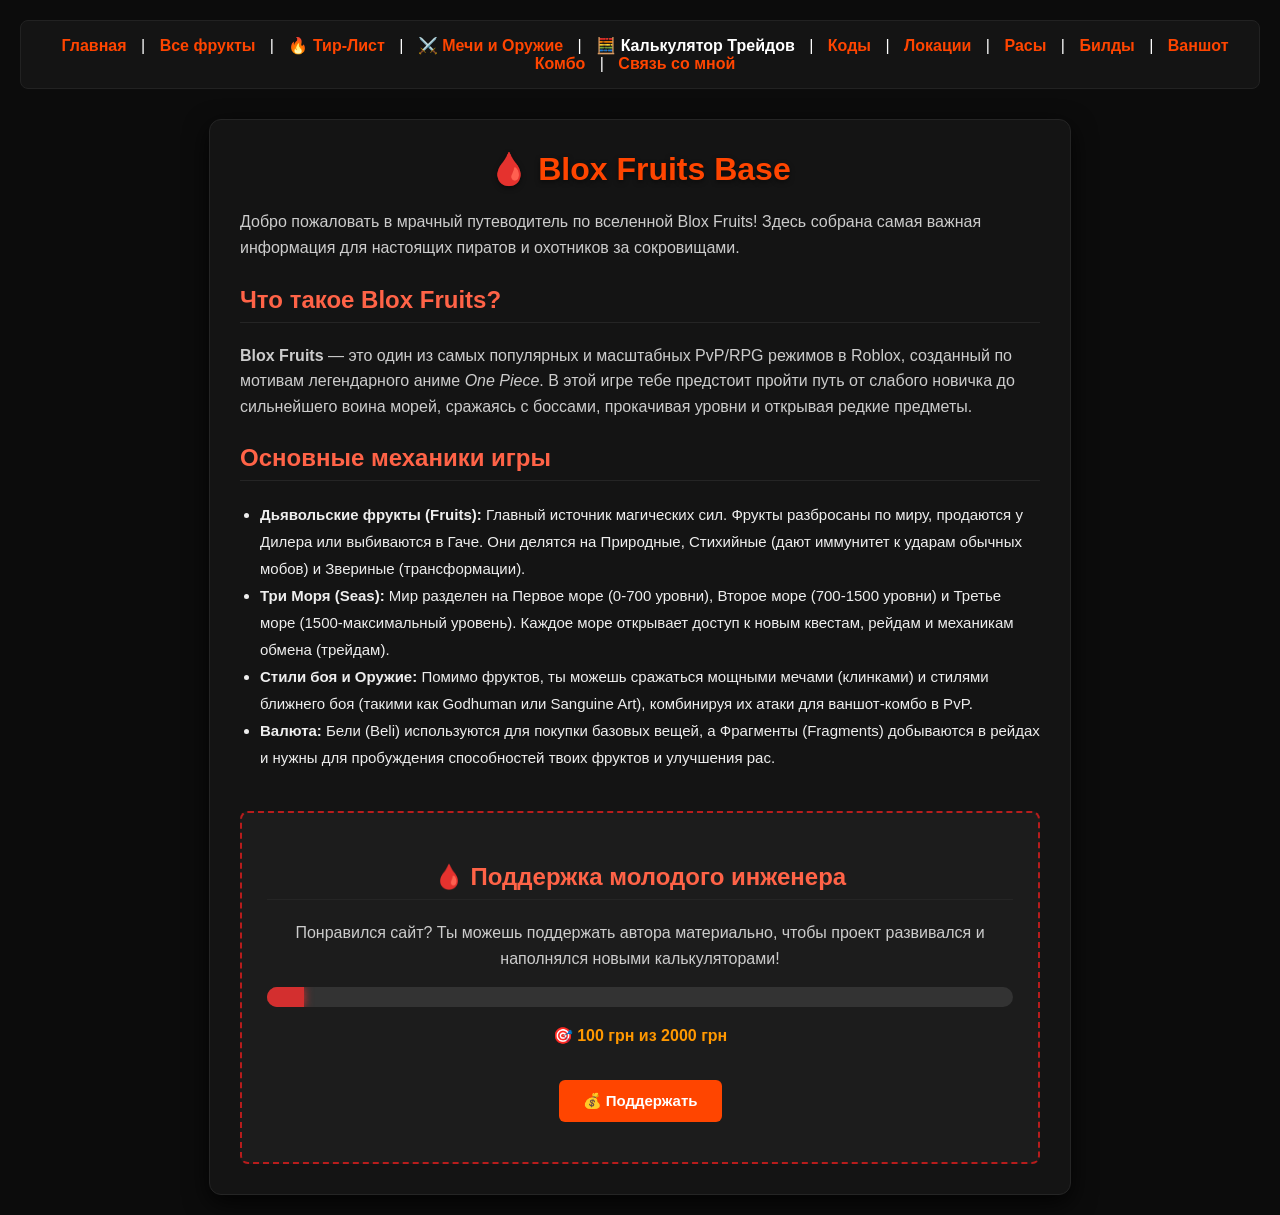
<file: index.html>
<!DOCTYPE html>
<html lang="ru">
<head>
    <meta charset="UTF-8">
    <meta name="viewport" content="width=device-width, initial-scale=1.0">
    <title>Главная — База Знаний Blox Fruits</title>
    
    <!-- Твоя фавиконка -->
    <link rel="icon" type="image/png" href="favicon.png">
    
    <style>
        body { background: #0c0c0c; color: #fff; font-family: 'Segoe UI', sans-serif; margin: 0; padding: 20px; text-align: center; }
        nav { background: #141414; padding: 15px; border-radius: 8px; border: 1px solid #222; margin-bottom: 30px; }
        nav a { color: #ff4500; text-decoration: none; font-weight: bold; margin: 0 10px; transition: 0.3s; }
        nav a:hover { color: #fff; text-shadow: 0 0 10px #ff4500; }
        .main-container { max-width: 800px; margin: 0 auto; text-align: left; background: #141414; padding: 30px; border-radius: 12px; border: 1px solid #252525; box-shadow: 0 8px 25px rgba(0,0,0,0.8); }
        h1 { color: #ff4500; text-shadow: 0 2px 5px rgba(0,0,0,0.5); text-align: center; margin-top: 0; }
        h2 { color: #ff6347; border-bottom: 1px solid #252525; padding-bottom: 8px; margin-top: 25px; }
        p { font-size: 16px; line-height: 1.6; color: #ccc; }
        ul { color: #eee; font-size: 15px; line-height: 1.8; padding-left: 20px; }
        .btn-action { display: inline-block; background: #ff4500; color: #fff; text-decoration: none; font-weight: bold; padding: 12px 24px; border-radius: 6px; margin: 15px 0; transition: 0.2s; cursor: pointer; border: none; font-size: 15px; }
        .btn-action:hover { background: #fff; color: #000; box-shadow: 0 0 15px #ff4500; }
        .support-box { background: #1c1c1c; border: 2px dashed #b71c1c; padding: 25px; border-radius: 8px; margin-top: 40px; text-align: center; }
        .progress-bar { background: #333; border-radius: 10px; height: 20px; width: 100%; margin: 15px 0; overflow: hidden; }
        .progress-fill { background: #d32f2f; height: 100%; width: 5%; box-shadow: 0 0 10px #d32f2f; }
        .goal-text { font-weight: bold; color: #ff9800; font-size: 16px; }
    </style>
</head>
<body>

   <nav>
        <a href="index.html">Главная</a> | 
        <a href="fruits.html">Все фрукты</a> | 
        <a href="tierlist.html">🔥 Тир-Лист</a> | 
        <a href="swords.html">⚔️ Мечи и Оружие</a> | 
        <a href="trade.html" style="color:#fff;">🧮 Калькулятор Трейдов</a> | 
        <a href="codes.html">Коды</a> | 
        <a href="locations.html">Локации</a> | 
        <a href="races.html">Расы</a> | 
        <a href="builds.html">Билды</a> | 
        <a href="combos.html">Ваншот Комбо</a> | 
        <a href="contact.html">Связь со мной</a>
    </nav>

    <div class="main-container">
        <h1>🩸 Blox Fruits Base</h1>
        <p>Добро пожаловать в мрачный путеводитель по вселенной Blox Fruits! Здесь собрана самая важная информация для настоящих пиратов и охотников за сокровищами.</p>
        
        <h2>Что такое Blox Fruits?</h2>
        <p><strong>Blox Fruits</strong> — это один из самых популярных и масштабных PvP/RPG режимов в Roblox, созданный по мотивам легендарного аниме <em>One Piece</em>. В этой игре тебе предстоит пройти путь от слабого новичка до сильнейшего воина морей, сражаясь с боссами, прокачивая уровни и открывая редкие предметы.</p>
        
        <h2>Основные механики игры</h2>
        <ul>
            <li><strong>Дьявольские фрукты (Fruits):</strong> Главный источник магических сил. Фрукты разбросаны по миру, продаются у Дилера или выбиваются в Гаче. Они делятся на Природные, Стихийные (дают иммунитет к ударам обычных мобов) и Звериные (трансформации).</li>
            <li><strong>Три Моря (Seas):</strong> Мир разделен на Первое море (0-700 уровни), Второе море (700-1500 уровни) и Третье море (1500-максимальный уровень). Каждое море открывает доступ к новым квестам, рейдам и механикам обмена (трейдам).</li>
            <li><strong>Стили боя и Оружие:</strong> Помимо фруктов, ты можешь сражаться мощными мечами (клинками) и стилями ближнего боя (такими как Godhuman или Sanguine Art), комбинируя их атаки для ваншот-комбо в PvP.</li>
            <li><strong>Валюта:</strong> Бели (Beli) используются для покупки базовых вещей, а Фрагменты (Fragments) добываются в рейдах и нужны для пробуждения способностей твоих фруктов и улучшения рас.</li>
        </ul>

        <div class="support-box">
            <h2>🩸 Поддержка молодого инженера</h2>
            <p>Понравился сайт? Ты можешь поддержать автора материально, чтобы проект развивался и наполнялся новыми калькуляторами!</p>
            <div class="progress-bar"><div class="progress-fill"></div></div>
            <p class="goal-text">🎯 100 грн из 2000 грн</p>
            
            <!-- Твоя рабочая ссылка Donatello -->
            <a href="https://donatello.to/kr1perw" target="_blank" class="btn-action">💰 Поддержать</a>
        </div>
    </div>

</body>
</html>
</file>
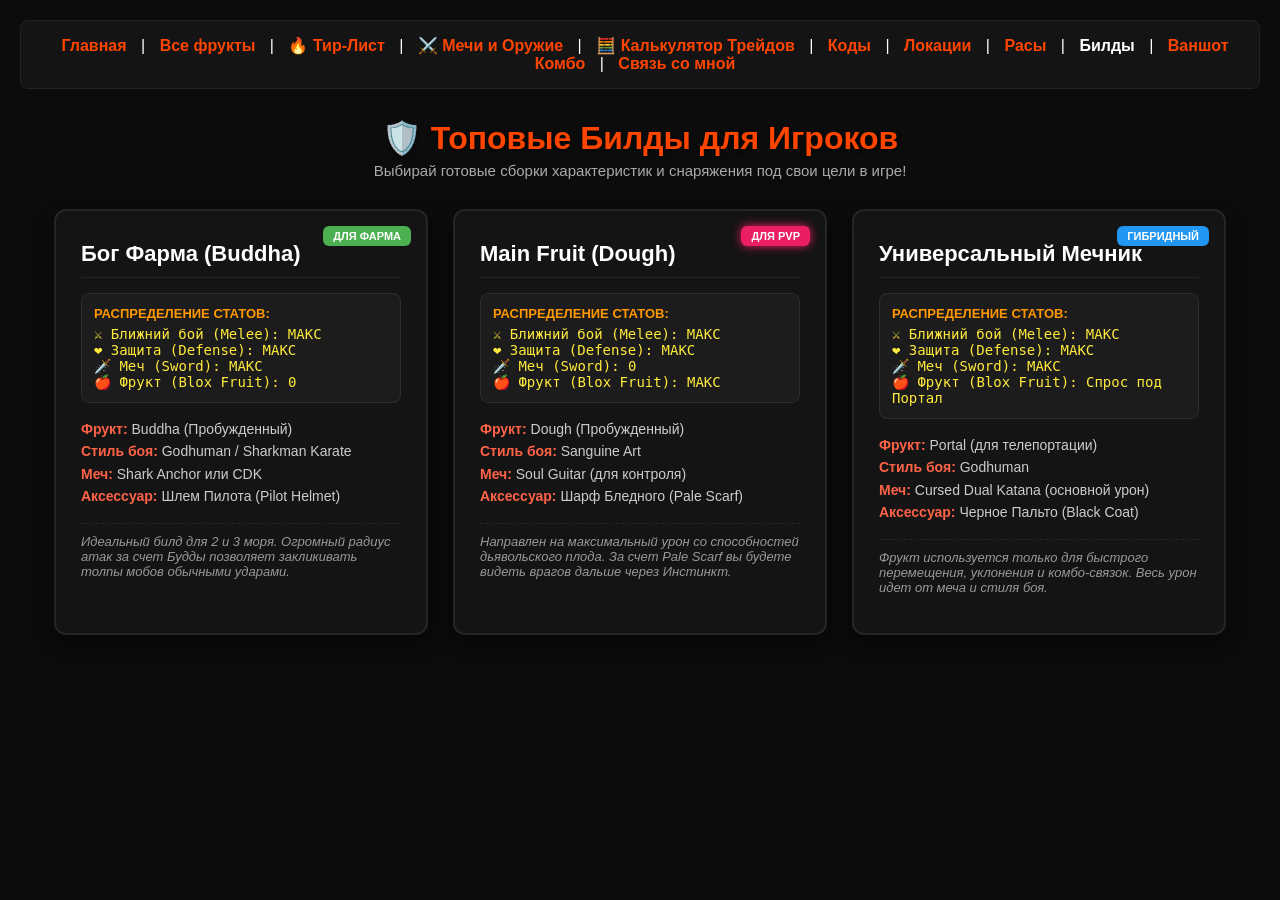
<file: builds.html>
<!DOCTYPE html>
<html lang="ru">
<head>
    <meta charset="UTF-8">
    <meta name="viewport" content="width=device-width, initial-scale=1.0">
    <title>Лучшие Билды — База Знаний Blox Fruits</title>
<link rel="icon" type="image/png" href="favicon.png">

    <style>
        body { background: #0c0c0c; color: #fff; font-family: 'Segoe UI', sans-serif; margin: 0; padding: 20px; text-align: center; }
        nav { background: #141414; padding: 15px; border-radius: 8px; border: 1px solid #222; margin-bottom: 30px; }
        nav a { color: #ff4500; text-decoration: none; font-weight: bold; margin: 0 10px; transition: 0.3s; }
        nav a:hover { color: #fff; text-shadow: 0 0 10px #ff4500; }
        h1 { color: #ff4500; text-shadow: 0 2px 5px rgba(0,0,0,0.5); margin-bottom: 5px; }
        .subtitle { color: #aaa; font-size: 15px; margin-top: 0; margin-bottom: 30px; }
        
        .builds-container { display: flex; flex-wrap: wrap; gap: 25px; justify-content: center; max-width: 1200px; margin: 0 auto; }
        .build-card { background: #141414; border: 2px solid #252525; border-radius: 12px; padding: 25px; width: 320px; text-align: left; box-shadow: 0 8px 20px rgba(0,0,0,0.6); transition: all 0.3s ease; position: relative; }
        .build-card:hover { border-color: #ff4500; transform: translateY(-5px); box-shadow: 0 12px 25px rgba(255, 69, 0, 0.2); }
        
        .build-badge { position: absolute; top: 15px; right: 15px; padding: 4px 10px; border-radius: 6px; font-size: 11px; font-weight: bold; text-transform: uppercase; color: #fff; }
        .badge-farm { background: #4caf50; }
        .badge-pvp { background: #e91e63; box-shadow: 0 0 10px #e91e63; }
        .badge-hybrid { background: #2196f3; }
        
        h3 { color: #fff; margin-top: 5px; font-size: 22px; margin-bottom: 15px; border-bottom: 1px solid #252525; padding-bottom: 10px; }
        
        .stats-box { background: #1c1c1c; padding: 12px; border-radius: 8px; border: 1px solid #2d2d2d; margin-bottom: 15px; }
        .stats-title { font-size: 13px; font-weight: bold; color: #ff9800; text-transform: uppercase; margin-bottom: 5px; }
        .stats-list { font-family: monospace; font-size: 14px; color: #ffeb3b; margin: 0; padding: 0; list-style: none; }
        
        .equipment-list { font-size: 14px; color: #ccc; line-height: 1.6; }
        .equipment-list strong { color: #ff6347; }
        
        .desc { font-size: 13px; color: #999; margin-top: 15px; font-style: italic; border-top: 1px dashed #252525; padding-top: 10px; }
    </style>
</head>
<body>

    <nav>
        <a href="index.html">Главная</a> | 
        <a href="fruits.html">Все фрукты</a> | 
        <a href="tierlist.html">🔥 Тир-Лист</a> | 
        <a href="swords.html">⚔️ Мечи и Оружие</a> | 
        <a href="trade.html">🧮 Калькулятор Трейдов</a> | 
        <a href="codes.html">Коды</a> | 
        <a href="locations.html">Локации</a> | 
        <a href="races.html">Расы</a> | 
        <a href="builds.html" style="color:#fff;">Билды</a> | 
        <a href="combos.html">Ваншот Комбо</a> | 
        <a href="contact.html">Связь со мной</a>
    </nav>

    <h1>🛡️ Топовые Билды для Игроков</h1>
    <p class="subtitle">Выбирай готовые сборки характеристик и снаряжения под свои цели в игре!</p>

    <div class="builds-container">
        
        <!-- Билд 1: Бог Фарма -->
        <div class="build-card">
            <div class="build-badge badge-farm">Для Фарма</div>
            <h3>Бог Фарма (Buddha)</h3>
            
            <div class="stats-box">
                <div class="stats-title">Распределение статов:</div>
                <ul class="stats-list">
                    <li>⚔️ Ближний бой (Melee): МАКС</li>
                    <li>❤️ Защита (Defense): МАКС</li>
                    <li>🗡️ Меч (Sword): МАКС</li>
                    <li>🍎 Фрукт (Blox Fruit): 0</li>
                </ul>
            </div>
            
            <div class="equipment-list">
                <strong>Фрукт:</strong> Buddha (Пробужденный)<br>
                <strong>Стиль боя:</strong> Godhuman / Sharkman Karate<br>
                <strong>Меч:</strong> Shark Anchor или CDK<br>
                <strong>Аксессуар:</strong> Шлем Пилота (Pilot Helmet)
            </div>
            
            <p class="desc">Идеальный билд для 2 и 3 моря. Огромный радиус атак за счет Будды позволяет закликивать толпы мобов обычными ударами.</p>
        </div>

        <!-- Билд 2: Охотник за Bounty -->
        <div class="build-card">
            <div class="build-badge badge-pvp">Для PvP</div>
            <h3>Main Fruit (Dough)</h3>
            
            <div class="stats-box">
                <div class="stats-title">Распределение статов:</div>
                <ul class="stats-list">
                    <li>⚔️ Ближний бой (Melee): МАКС</li>
                    <li>❤️ Защита (Defense): МАКС</li>
                    <li>🗡️ Меч (Sword): 0</li>
                    <li>🍎 Фрукт (Blox Fruit): МАКС</li>
                </ul>
            </div>
            
            <div class="equipment-list">
                <strong>Фрукт:</strong> Dough (Пробужденный)<br>
                <strong>Стиль боя:</strong> Sanguine Art<br>
                <strong>Меч:</strong> Soul Guitar (для контроля)<br>
                <strong>Аксессуар:</strong> Шарф Бледного (Pale Scarf)
            </div>
            
            <p class="desc">Направлен на максимальный урон со способностей дьявольского плода. За счет Pale Scarf вы будете видеть врагов дальше через Инстинкт.</p>
        </div>

        <!-- Билд 3: Универсал (Гибрид) -->
        <div class="build-card">
            <div class="build-badge badge-hybrid">Гибридный</div>
            <h3>Универсальный Мечник</h3>
            
            <div class="stats-box">
                <div class="stats-title">Распределение статов:</div>
                <ul class="stats-list">
                    <li>⚔️ Ближний бой (Melee): МАКС</li>
                    <li>❤️ Защита (Defense): МАКС</li>
                    <li>🗡️ Меч (Sword): МАКС</li>
                    <li>🍎 Фрукт (Blox Fruit): Спрос под Портал</li>
                </ul>
            </div>
            
            <div class="equipment-list">
                <strong>Фрукт:</strong> Portal (для телепортации)<br>
                <strong>Стиль боя:</strong> Godhuman<br>
                <strong>Меч:</strong> Cursed Dual Katana (основной урон)<br>
                <strong>Аксессуар:</strong> Черное Пальто (Black Coat)
            </div>
            
            <p class="desc">Фрукт используется только для быстрого перемещения, уклонения и комбо-связок. Весь урон идет от меча и стиля боя.</p>
        </div>

    </div>

</body>
</html>
</file>
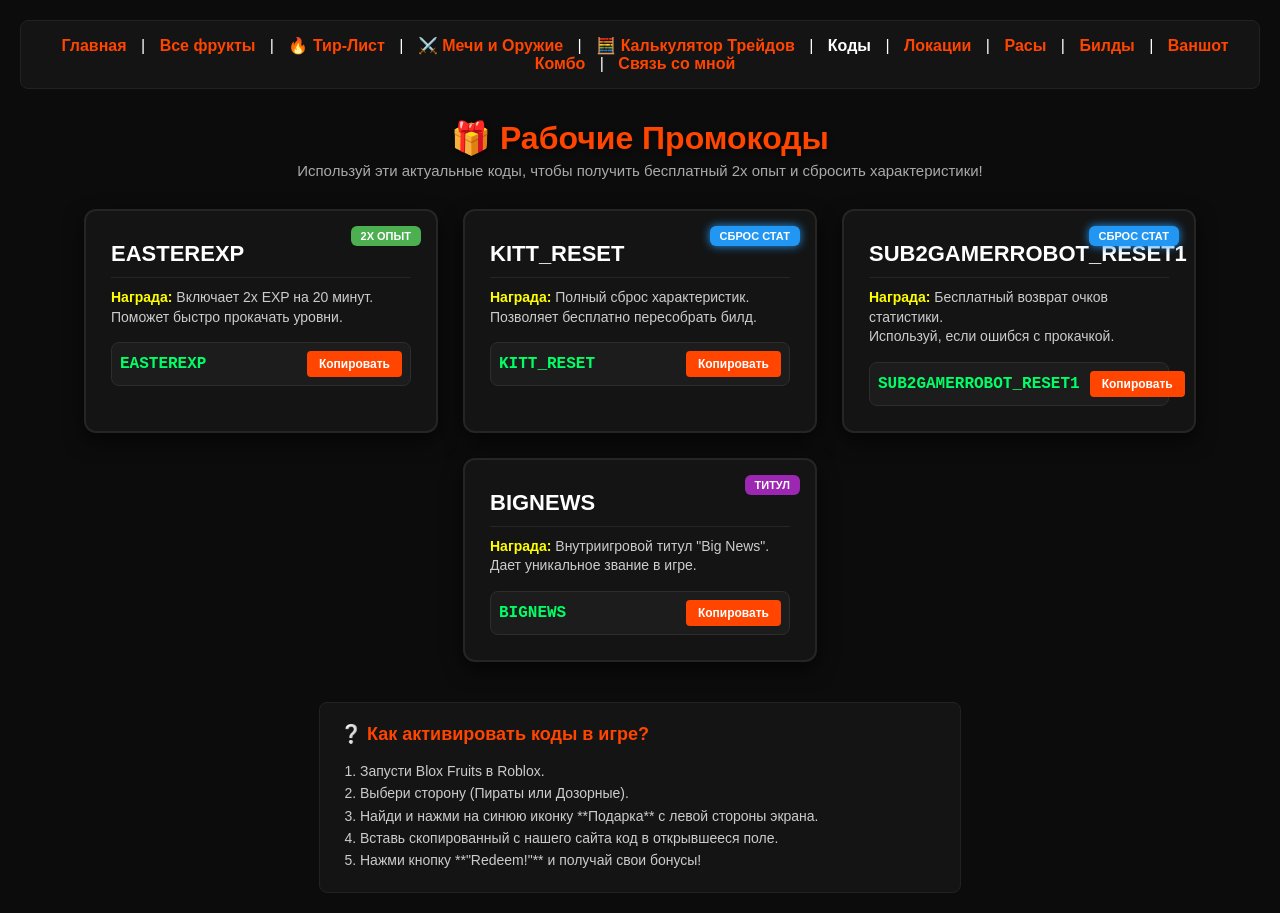
<file: codes.html>
<!DOCTYPE html>
<html lang="ru">
<head>
    <meta charset="UTF-8">
    <meta name="viewport" content="width=device-width, initial-scale=1.0">
    <title>Актуальные Коды — База Знаний Blox Fruits</title>
<link rel="icon" type="image/png" href="favicon.png">

    <style>
        body { background: #0c0c0c; color: #fff; font-family: 'Segoe UI', sans-serif; margin: 0; padding: 20px; text-align: center; }
        nav { background: #141414; padding: 15px; border-radius: 8px; border: 1px solid #222; margin-bottom: 30px; }
        nav a { color: #ff4500; text-decoration: none; font-weight: bold; margin: 0 10px; transition: 0.3s; }
        nav a:hover { color: #fff; text-shadow: 0 0 10px #ff4500; }
        h1 { color: #ff4500; text-shadow: 0 2px 5px rgba(0,0,0,0.5); margin-bottom: 5px; }
        .subtitle { color: #aaa; font-size: 15px; margin-top: 0; margin-bottom: 30px; }
        
        .codes-container { display: flex; flex-wrap: wrap; gap: 25px; justify-content: center; max-width: 1200px; margin: 0 auto; }
        .code-card { background: #141414; border: 2px solid #252525; border-radius: 12px; padding: 25px; width: 300px; text-align: left; box-shadow: 0 8px 20px rgba(0,0,0,0.6); transition: all 0.3s ease; position: relative; overflow: hidden; }
        .code-card:hover { border-color: #ff4500; transform: translateY(-5px); box-shadow: 0 12px 25px rgba(255, 69, 0, 0.2); }
        
        .code-badge { position: absolute; top: 15px; right: 15px; padding: 4px 10px; border-radius: 6px; font-size: 11px; font-weight: bold; text-transform: uppercase; color: #fff; }
        .type-xp { background: #4caf50; }
        .type-reset { background: #2196f3; box-shadow: 0 0 10px #2196f3; }
        .type-title { background: #9c27b0; }
        
        h3 { color: #fff; margin-top: 5px; font-size: 22px; margin-bottom: 10px; border-bottom: 1px solid #252525; padding-bottom: 10px; }
        .reward-info { font-size: 14px; color: #ccc; margin-bottom: 15px; line-height: 1.4; }
        .reward-info strong { color: #ffff00; }
        
        .input-group { display: flex; gap: 10px; background: #1c1c1c; padding: 8px; border-radius: 8px; border: 1px solid #2d2d2d; align-items: center; justify-content: space-between; }
        .code-text { font-family: 'Courier New', Courier, monospace; font-size: 16px; color: #00ff66; font-weight: bold; }
        
        .copy-btn { background: #ff4500; color: #fff; border: none; padding: 6px 12px; border-radius: 4px; font-weight: bold; cursor: pointer; font-size: 12px; transition: 0.2s; }
        .copy-btn:hover { background: #fff; color: #000; }
        
        .guide-box { max-width: 600px; margin: 40px auto 0 auto; background: #141414; border: 1px solid #222; padding: 20px; border-radius: 8px; text-align: left; }
        .guide-box h2 { color: #ff4500; margin-top: 0; font-size: 18px; }
        .guide-box ol { margin: 10px 0 0 20px; padding: 0; color: #ccc; font-size: 14px; line-height: 1.6; }
    </style>
</head>
<body>

    <nav>
        <a href="index.html">Главная</a> | 
        <a href="fruits.html">Все фрукты</a> | 
        <a href="tierlist.html">🔥 Тир-Лист</a> | 
        <a href="swords.html">⚔️ Мечи и Оружие</a> | 
        <a href="trade.html">🧮 Калькулятор Трейдов</a> | 
        <a href="codes.html" style="color:#fff;">Коды</a> | 
        <a href="locations.html">Локации</a> | 
        <a href="races.html">Расы</a> | 
        <a href="builds.html">Билды</a> | 
        <a href="combos.html">Ваншот Комбо</a> | 
        <a href="contact.html">Связь со мной</a>
    </nav>

    <h1>🎁 Рабочие Промокоды</h1>
    <p class="subtitle">Используй эти актуальные коды, чтобы получить бесплатный 2x опыт и сбросить характеристики!</p>

    <div class="codes-container">
        
        <!-- Код 1: 2x EXP -->
        <div class="code-card">
            <div class="code-badge type-xp">2X Опыт</div>
            <h3>EASTEREXP</h3>
            <div class="reward-info">
                <strong>Награда:</strong> Включает 2x EXP на 20 минут.<br>
                Поможет быстро прокачать уровни.
            </div>
            <div class="input-group">
                <span class="code-text">EASTEREXP</span>
                <button class="copy-btn" onclick="copyCode('EASTEREXP', this)">Копировать</button>
            </div>
        </div>

        <!-- Код 2: Сброс статов -->
        <div class="code-card">
            <div class="code-badge type-reset">Сброс Стат</div>
            <h3>KITT_RESET</h3>
            <div class="reward-info">
                <strong>Награда:</strong> Полный сброс характеристик.<br>
                Позволяет бесплатно пересобрать билд.
            </div>
            <div class="input-group">
                <span class="code-text">KITT_RESET</span>
                <button class="copy-btn" onclick="copyCode('KITT_RESET', this)">Копировать</button>
            </div>
        </div>

        <!-- Код 3: Еще сброс статов -->
        <div class="code-card">
            <div class="code-badge type-reset">Сброс Стат</div>
            <h3>SUB2GAMERROBOT_RESET1</h3>
            <div class="reward-info">
                <strong>Награда:</strong> Бесплатный возврат очков статистики.<br>
                Используй, если ошибся с прокачкой.
            </div>
            <div class="input-group">
                <span class="code-text">SUB2GAMERROBOT_RESET1</span>
                <button class="copy-btn" onclick="copyCode('SUB2GAMERROBOT_RESET1', this)">Копировать</button>
            </div>
        </div>

        <!-- Код 4: Внутриигровой титул -->
        <div class="code-card">
            <div class="code-badge type-title">Титул</div>
            <h3>BIGNEWS</h3>
            <div class="reward-info">
                <strong>Награда:</strong> Внутриигровой титул "Big News".<br>
                Дает уникальное звание в игре.
            </div>
            <div class="input-group">
                <span class="code-text">BIGNEWS</span>
                <button class="copy-btn" onclick="copyCode('BIGNEWS', this)">Копировать</button>
            </div>
        </div>

    </div>

    <!-- Инструкция как активировать кодики -->
    <div class="guide-box">
        <h2>❔ Как активировать коды в игре?</h2>
        <ol>
            <li>Запусти Blox Fruits в Roblox.</li>
            <li>Выбери сторону (Пираты или Дозорные).</li>
            <li>Найди и нажми на синюю иконку **Подарка** с левой стороны экрана.</li>
            <li>Вставь скопированный с нашего сайта код в открывшееся поле.</li>
            <li>Нажми кнопку **"Redeem!"** и получай свои бонусы!</li>
        </ol>
    </div>

    <script>
    function copyCode(text, button) {
        navigator.clipboard.writeText(text).then(() => {
            const originalText = button.innerText;
            button.innerText = 'Скопировано!';
            button.style.background = '#4caf50';
            setTimeout(() => {
                button.innerText = originalText;
                button.style.background = '#ff4500';
            }, 2000);
        }).catch(err => {
            console.error('Ошибка копирования: ', err);
        });
    }
    </script>

</body>
</html>
</file>
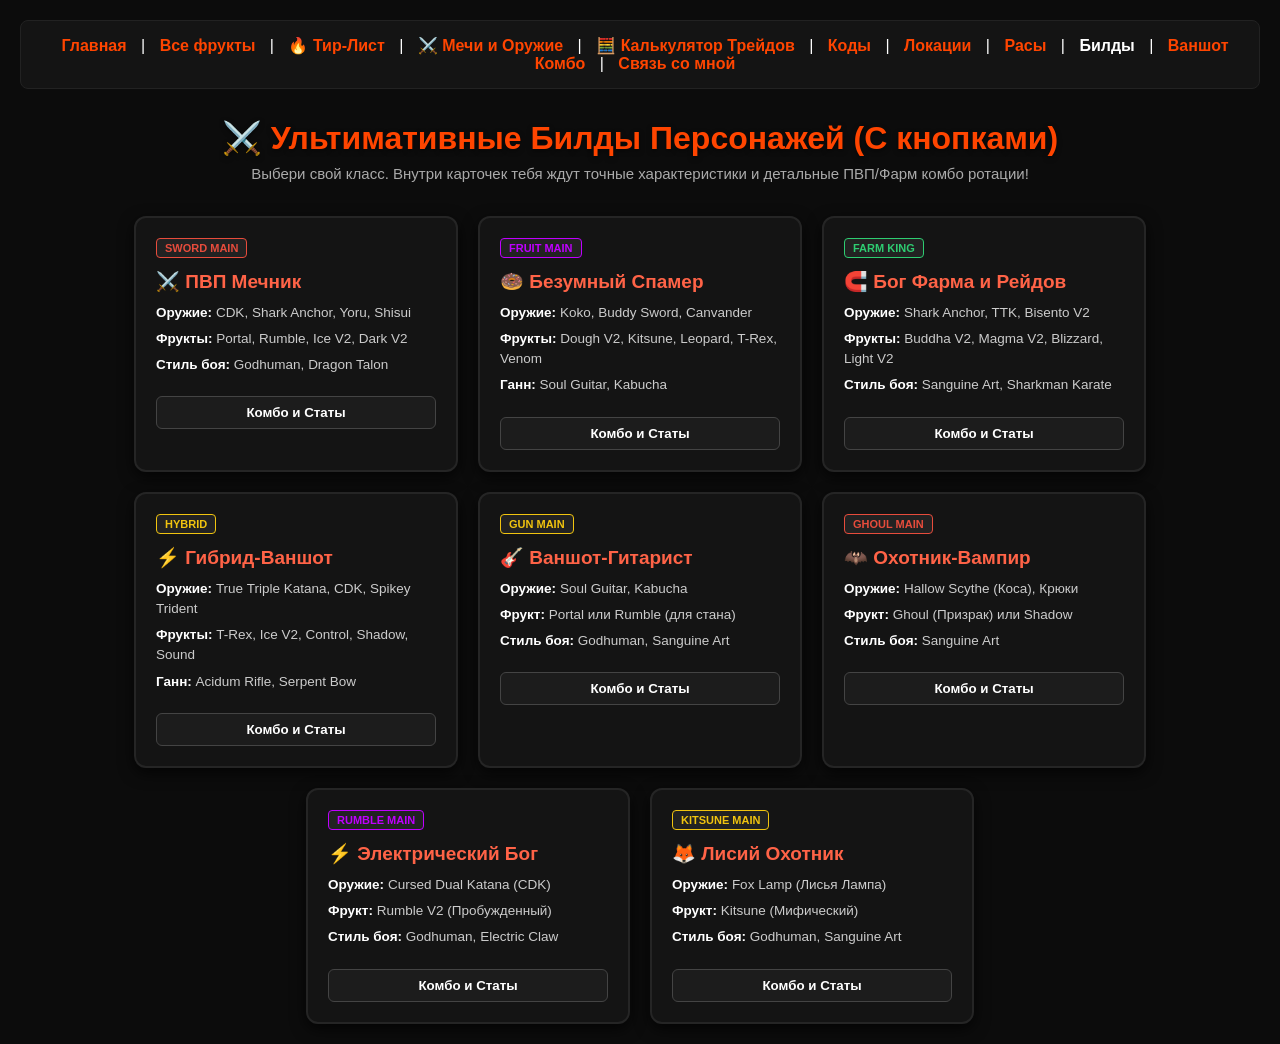
<file: combos.html>
<!DOCTYPE html>
<html lang="ru">
<head>
    <meta charset="UTF-8">
    <meta name="viewport" content="width=device-width, initial-scale=1.0">
    <title>Билды персонажей — База Знаний Blox Fruits</title>
    <link rel="icon" type="image/png" href="favicon.png">
    <style>
        body { background: #0c0c0c; color: #fff; font-family: 'Segoe UI', Tahoma, Geneva, Verdana, sans-serif; margin: 0; padding: 20px; text-align: center; }
        nav { background: #141414; padding: 15px; border-radius: 8px; border: 1px solid #222; margin-bottom: 30px; }
        nav a { color: #ff4500; text-decoration: none; font-weight: bold; margin: 0 10px; transition: 0.3s; }
        nav a:hover { color: #fff; text-shadow: 0 0 10px #ff4500; }
        h1 { color: #ff4500; text-shadow: 0 2px 5px rgba(0,0,0,0.5); margin-bottom: 5px; }
        .subtitle { color: #aaa; font-size: 15px; margin-bottom: 30px; }
        
        /* Сетка билдов */
        .builds-container { display: flex; flex-wrap: wrap; gap: 20px; justify-content: center; max-width: 1200px; margin: 0 auto; }
        .build-card { background: #141414; border: 2px solid #252525; border-radius: 12px; padding: 20px; width: 280px; text-align: left; position: relative; box-shadow: 0 5px 15px rgba(0,0,0,0.7); transition: transform 0.2s, border-color 0.2s; }
        .build-card:hover { transform: translateY(-3px); border-color: #ff4500; }
        
        .build-tag { display: inline-block; background: #222; border: 1px solid #444; padding: 3px 8px; border-radius: 4px; font-size: 11px; font-weight: bold; text-transform: uppercase; color: #ff9800; margin-bottom: 12px; }
        .sword-b .build-tag { color: #e74c3c; border-color: #e74c3c; }
        .fruit-b .build-tag { color: #bf00ff; border-color: #bf00ff; }
        .farm-b .build-tag { color: #2ecc71; border-color: #2ecc71; }
        .hybrid-b .build-tag { color: #f1c40f; border-color: #f1c40f; }

        h3 { color: #ff6347; margin: 0 0 10px 0; font-size: 19px; }
        p { font-size: 13.5px; line-height: 1.5; color: #ccc; margin: 6px 0; }
        strong { color: #fff; }
        
        .build-btn { width: 100%; background: #1c1c1c; border: 1px solid #444; color: #fff; padding: 8px; border-radius: 6px; font-weight: bold; cursor: pointer; margin-top: 15px; transition: 0.3s; }
        .build-btn:hover { background: #ff4500; color: #000; border-color: #ff4500; }

        /* Всплывающее окно (Поп-ап статов) */
        .modal-overlay { position: fixed; top: 0; left: 0; width: 100%; height: 100%; background: rgba(0, 0, 0, 0.85); display: flex; align-items: center; justify-content: center; z-index: 1000; opacity: 0; pointer-events: none; transition: opacity 0.3s ease; }
        .modal-overlay.active { opacity: 1; pointer-events: auto; }
        
        .modal-card { background: #141414; border: 2px solid #ff4500; border-radius: 12px; padding: 25px; max-width: 480px; width: 90%; text-align: left; box-shadow: 0 0 25px rgba(255, 69, 0, 0.4); transform: scale(0.8); transition: transform 0.3s ease; position: relative; max-height: 85vh; overflow-y: auto; }
        .modal-overlay.active .modal-card { transform: scale(1); }
        
        .modal-close { position: absolute; top: 15px; right: 15px; background: none; border: none; color: #666; font-size: 22px; cursor: pointer; transition: 0.2s; }
        .modal-close:hover { color: #ff4500; }
        
        .modal-title { font-size: 22px; color: #ff4500; margin-top: 0; margin-bottom: 15px; }
        .stat-line { background: #1c1c1c; padding: 6px 12px; border-radius: 6px; margin: 5px 0; font-size: 14px; border-left: 4px solid #555; display: flex; justify-content: space-between; }
        .stat-line span { font-weight: bold; }
        
        .combo-box { background: #22110c; border: 1px dashed #ff4500; padding: 12px; border-radius: 6px; margin-top: 15px; }
        .key-badge { background: #ff4500; color: #000; font-weight: bold; padding: 2px 6px; border-radius: 4px; font-size: 12px; margin: 0 2px; display: inline-block; }
    </style>
</head>
<body>

    <nav>
        <a href="index.html">Главная</a> | 
        <a href="fruits.html">Все фрукты</a> | 
        <a href="tierlist.html">🔥 Тир-Лист</a> | 
        <a href="swords.html">⚔️ Мечи и Оружие</a> | 
        <a href="trade.html">🧮 Калькулятор Трейдов</a> | 
        <a href="codes.html">Коды</a> | 
        <a href="locations.html">Локации</a> | 
        <a href="races.html">Расы</a> | 
        <a href="builds.html" style="color:#fff;">Билды</a> | 
        <a href="combos.html">Ваншот Комбо</a> | 
        <a href="contact.html">Связь со мной</a>
    </nav>

    <h1>⚔️ Ультимативные Билды Персонажей (С кнопками)</h1>
    <p class="subtitle">Выбери свой класс. Внутри карточек тебя ждут точные характеристики и детальные ПВП/Фарм комбо ротации!</p>

    <div class="builds-container">
        <!-- БИЛД МЕЧНИКА -->
        <div class="build-card sword-b">
            <span class="build-tag">Sword Main</span>
            <h3>⚔️ ПВП Мечник</h3>
            <p><strong>Оружие:</strong> CDK, Shark Anchor, Yoru, Shisui</p>
            <p><strong>Фрукты:</strong> Portal, Rumble, Ice V2, Dark V2</p>
            <p><strong>Стиль боя:</strong> Godhuman, Dragon Talon</p>
            <button class="build-btn" onclick="showBuild('sword')">Комбо и Статы</button>
        </div>

        <!-- БИЛД ФРУКТОВИКА -->
        <div class="build-card fruit-b">
            <span class="build-tag">Fruit Main</span>
            <h3>🍩 Безумный Спамер</h3>
            <p><strong>Оружие:</strong> Koko, Buddy Sword, Canvander</p>
            <p><strong>Фрукты:</strong> Dough V2, Kitsune, Leopard, T-Rex, Venom</p>
            <p><strong>Ганн:</strong> Soul Guitar, Kabucha</p>
            <button class="build-btn" onclick="showBuild('fruit')">Комбо и Статы</button>
        </div>

        <!-- БИЛД ДЛЯ ФАРМА -->
        <div class="build-card farm-b">
            <span class="build-tag">Farm King</span>
            <h3>🧲 Бог Фарма и Рейдов</h3>
            <p><strong>Оружие:</strong> Shark Anchor, TTK, Bisento V2</p>
            <p><strong>Фрукты:</strong> Buddha V2, Magma V2, Blizzard, Light V2</p>
            <p><strong>Стиль боя:</strong> Sanguine Art, Sharkman Karate</p>
            <button class="build-btn" onclick="showBuild('farm')">Комбо и Статы</button>
        </div>

        <!-- ГИБРИДНЫЙ БИЛД -->
        <div class="build-card hybrid-b">
            <span class="build-tag">Hybrid</span>
            <h3>⚡ Гибрид-Ваншот</h3>
            <p><strong>Оружие:</strong> True Triple Katana, CDK, Spikey Trident</p>
            <p><strong>Фрукты:</strong> T-Rex, Ice V2, Control, Shadow, Sound</p>
            <p><strong>Ганн:</strong> Acidum Rifle, Serpent Bow</p>
            <button class="build-btn" onclick="showBuild('hybrid')">Комбо и Статы</button>
        </div>
        <!-- БИЛД ВАНШОТ-ГИТАРИСТА -->
        <div class="build-card hybrid-b">
            <span class="build-tag">Gun Main</span>
            <h3>🎸 Ваншот-Гитарист</h3>
            <p><strong>Оружие:</strong> Soul Guitar, Kabucha</p>
            <p><strong>Фрукт:</strong> Portal или Rumble (для стана)</p>
            <p><strong>Стиль боя:</strong> Godhuman, Sanguine Art</p>
            <button class="build-btn" onclick="showBuild('guitarist')">Комбо и Статы</button>
        </div>

        <!-- БИЛД ОХОТНИКА-ВАМПИРА -->
        <div class="build-card sword-b">
            <span class="build-tag">Ghoul Main</span>
            <h3>🦇 Охотник-Вампир</h3>
            <p><strong>Оружие:</strong> Hallow Scythe (Коса), Крюки</p>
            <p><strong>Фрукт:</strong> Ghoul (Призрак) или Shadow</p>
            <p><strong>Стиль боя:</strong> Sanguine Art</p>
            <button class="build-btn" onclick="showBuild('vampire')">Комбо и Статы</button>
        </div>

        <!-- БИЛД ЭЛЕКТРИЧЕСКОГО БОГА -->
        <div class="build-card fruit-b">
            <span class="build-tag">Rumble Main</span>
            <h3>⚡ Электрический Бог</h3>
            <p><strong>Оружие:</strong> Cursed Dual Katana (CDK)</p>
            <p><strong>Фрукт:</strong> Rumble V2 (Пробужденный)</p>
            <p><strong>Стиль боя:</strong> Godhuman, Electric Claw</p>
            <button class="build-btn" onclick="showBuild('electric')">Комбо и Статы</button>
        </div>

        <!-- БИЛД ЛИСЬЕГО ОХОТНИКА -->
        <div class="build-card hybrid-b">
            <span class="build-tag">Kitsune Main</span>
            <h3>🦊 Лисий Охотник</h3>
            <p><strong>Оружие:</strong> Fox Lamp (Лисья Лампа)</p>
            <p><strong>Фрукт:</strong> Kitsune (Мифический)</p>
            <p><strong>Стиль боя:</strong> Godhuman, Sanguine Art</p>
            <button class="build-btn" onclick="showBuild('foxhunter')">Комбо и Статы</button>
        </div>
    </div> <!-- Конец сетки контейнера -->

    <!-- ОКНО МОДАЛКИ (ИНФО О БИЛДЕ) -->
    <div class="modal-overlay" id="build-modal" onclick="closeModal(event)">
        <div class="modal-card">
            <button class="modal-close" onclick="document.getElementById('build-modal').classList.remove('active')">×</button>
            <h2 class="modal-title" id="b-title">Название билда</h2>
            
            <p style="font-size: 14px; margin-bottom: 5px;"><strong>Распределение Статов (Max Level):</strong></p>
            <div class="stat-line" style="border-left-color: #3498db;">Melee (Ближний бой) <span id="s-melee">0</span></div>
            <div class="stat-line" style="border-left-color: #e74c3c;">Defense (Здоровье) <span id="s-def">0</span></div>
            <div class="stat-line" style="border-left-color: #e67e22;">Sword (Мечи) <span id="s-sword">0</span></div>
            <div class="stat-line" style="border-left-color: #2ecc71;">Gun (Огнестрел) <span id="s-gun">0</span></div>
            <div class="stat-line" style="border-left-color: #9b59b6;">Blox Fruit (Фрукты) <span id="s-fruit">0</span></div>
            
            <p class="modal-text" style="margin-top: 15px;"><strong>Лучшая раса:</strong> <span id="b-race">Загрузка...</span></p>
            <p class="modal-text"><strong>Лучший аксессуар:</strong> <span id="b-acc">Загрузка...</span></p>
            
            <div class="combo-box">
                <p style="margin: 0 0 8px 0; font-size: 14px; color: #ff4500;"><strong>🔥 Главное ПВП/Фарм Комбо (Кнопки):</strong></p>
                <div id="b-combo">Загрузка...</div>
            </div>
            
            <p class="modal-text" style="margin-top: 15px;"><strong>Тактика боя:</strong> <span id="b-strat">Загрузка...</span></p>
        </div>
    </div>

    <!-- НАЧАЛО СКРИПТА -->
    <script>
        const buildsDatabase = {
            sword: {
                title: "⚔️ ПВП Мечник (Sword Main)",
                melee: "MAX (2550)",
                def: "MAX (2550)",
                sword: "MAX (2550)",
                gun: "0",
                fruit: "0",
                race: "Mink V4 (скорость) или Cyborg V4",
                acc: "Pale Scarf (Бледный шарф) или Valkyrie Helm",
                combo: `<span class="key-badge">Portal Z</span> ➔ <span class="key-badge">Godhuman C</span> ➔ <span class="key-badge">Shark Anchor X</span> ➔ <span class="key-badge">Shark Anchor Z</span> ➔ <span class="key-badge">Godhuman Z</span>`,
                strat: "Используй Portal Z для мгновенного телепорта прямо за спину врага. Сразу зажимай Godhuman C для подкидывания. Пока враг летит, активируй притяжение якоря Shark Anchor X, давай быстрый выпад Z и добивай быстрыми ударами в лицо."
            },
            fruit: {
                title: "🍩 Безумный Спамер (Fruit Main)",
                melee: "MAX (2550)",
                def: "MAX (2550)",
                sword: "0",
                gun: "0",
                fruit: "MAX (2550)",
                race: "Human V4 (урон берсерка) или Ghoul V4",
                acc: "Swan Glasses (Очки Суона) или Holiday Cloak",
                combo: `<span class="key-badge">Soul Guitar X</span> ➔ <span class="key-badge">Dough V2 X</span> ➔ <span class="key-badge">Dough V2 V</span> ➔ <span class="key-badge">Dough V2 C</span> ➔ <span class="key-badge">Godhuman Z</span>`,
                strat: "Оглушай цель издалека с помощью Soul Guitar X (черная дыра). Когда враг застрял, хватай его тестом Dough X и сразу активируй ультимейт Dough V, который размажет цель о землю. В конце добивай кнопками стиля боя."
            },
            farm: {
                title: "🧲 Бог Фарма и Рейдов (Buddha Main)",
                melee: "MAX (2550)",
                def: "MAX (2550)",
                sword: "MAX (2550)",
                gun: "0",
                fruit: "0",
                race: "Shark V3/V4 (дает бессмертие в воде и щиты)",
                acc: "Leviathan Shield, Lei (хил) или Ghoul Mask",
                combo: `<span class="key-badge">Buddha Z (Трансформ)</span> ➔ <span class="key-badge">Зажать ЛКМ (Стиль Боя)</span> ➔ <span class="key-badge">Sanguine Art C (Хил)</span>`,
                strat: "Здесь нет сложного комбо. Твоя задача — прожать форму гиганта на Buddha Z, взять в руки стиль боя Sanguine Art или Sharkman Karate и просто закликивать мобов. Если здоровье падает, используй Sanguine C, чтобы высосать жизни."
            },
            hybrid: {
                title: "⚡ Гибрид-Ваншот (Hybrid Main)",
                melee: "MAX (2550)",
                def: "MAX (2550)",
                sword: "1275",
                gun: "0",
                fruit: "1275",
                race: "Angel V4 (ради сильного пассивного стана и ауры)",
                acc: "Zebra Cap или Hunter Cape",
                combo: `<span class="key-badge">Ice V2 V</span> ➔ <span class="key-badge">Spikey Trident X</span> ➔ <span class="key-badge">TTK X</span> ➔ <span class="key-badge">Ice V2 C</span> ➔ <span class="key-badge">TTK Z</span>`,
                strat: "Намертво примораживай цель к земле с помощью Ice V. Сразу притягивай её к себе через Spikey Trident X. Пока враг вплотную, выдавай сокрушительный вихрь TTK X, докидывай ледяной птицей Ice C и добивай финальным выпадом меча."
            },
            guitarist: {
                title: "🎸 Ваншот-Гитарист (Gun Main)",
                melee: "MAX (2550)",
                def: "MAX (2550)",
                sword: "0",
                gun: "MAX (2550)",
                fruit: "0",
                race: "Cyborg V4 (дает разрушительный урон цепной молнией по области)",
                acc: "Zebra Cap (ускоряет перезарядку ганнов) или Bear Ears",
                combo: `<span class="key-badge">Kabucha X</span> ➔ <span class="key-badge">Soul Guitar Z</span> ➔ <span class="key-badge">Soul Guitar X</span> ➔ <span class="key-badge">Godhuman C</span> ➔ <span class="key-badge">Godhuman Z</span>`,
                strat: "Сначала сбивай волю (Instinct) врага быстрым выстрелом из Kabucha X. Мгновенно переключайся на Soul Guitar Z, чтобы нанести плотный урон, стягивай цель мощной черной дырой Soul Guitar X и завершай комбо тяжелыми апперкотами Godhuman C и Z."
            },
            vampire: {
                title: "🦇 Охотник-Вампир (Ghoul / Sword Main)",
                melee: "MAX (2550)",
                def: "MAX (2550)",
                sword: "MAX (2550)",
                gun: "0",
                fruit: "0",
                race: "Ghoul V4 (дает бешеную скорость ночью и огромный пассивный вампиризм)",
                acc: "Ghoul Mask (Маска Гуля для отхила от атак) или Leviathan Shield",
                combo: `<span class="key-badge">Sanguine Art Z</span> ➔ <span class="key-badge">Hallow Scythe Z</span> ➔ <span class="key-badge">Hallow Scythe X</span> ➔ <span class="key-badge">Sanguine Art C</span>`,
                strat: "Атакуй врага издалека с помощью Sanguine Art Z, чтобы привязать его к себе. Притягивай цель косой Hallow Scythe Z, подкидывай её мощным круговым ударом X и сразу зажимай Sanguine Art C — это полностью высосет здоровье врага и восстановит твое ХП до максимума."
            },
            electric: {
                title: "⚡ Электрический Бог (Rumble / Sword Main)",
                melee: "MAX (2550)",
                def: "MAX (2550)",
                sword: "MAX (2550)",
                gun: "0",
                fruit: "0",
                race: "Angel V4 (ради сильного пассивного стана и ауры вокруг)",
                acc: "Hunter Cape (Охотничий плащ) или Pale Scarf",
                combo: `<span class="key-badge">Rumble V2 X</span> ➔ <span class="key-badge">Rumble V2 V</span> ➔ <span class="key-badge">CDK Z (Зажать)</span> ➔ <span class="key-badge">CDK X</span> ➔ <span class="key-badge">Godhuman Z</span>`,
                strat: "Поймай цель в плотный стан с помощью грозового облака Rumble X, затем мгновенно активируй ультимейт Rumble V. Пока врага бьет током, зажимай выпад CDK Z, делай яростный крестовой разрез CDK X и мгновенно добивай ударом Godhuman Z."
            },
            foxhunter: {
                title: "🦊 Лисий Охотник (Kitsune / Hybrid Main)",
                melee: "MAX (2550)",
                def: "MAX (2550)",
                sword: "1275",
                gun: "0",
                fruit: "1275",
                race: "Mink V4 (для максимальной скорости) или Cyborg V4",
                acc: "Ribbon (Лента Кицунэ) или Swan Glasses",
                combo: `<span class="key-badge">Kitsune C</span> ➔ <span class="key-badge">Fox Lamp X</span> ➔ <span class="key-badge">Fox Lamp Z</span> ➔ <span class="key-badge">Kitsune Z</span> ➔ <span class="key-badge">Godhuman C</span>`,
                strat: "Оглушай и притягивай врага лисьим захватом Kitsune C. Сразу активируй Fox Lamp X, чтобы нанести быстрый урон по траектории, делай огненный выпад Fox Lamp Z, докидывай сферы Kitsune Z и завершай комбо мощным апперкотом Godhuman C."
            }
        }; // База данных успешно закрыта!

        // Функция открытия поп-апа с заполнением данных
        function showBuild(id) {
            const build = buildsDatabase[id];
            if (!build) return;

            document.getElementById('b-title').textContent = build.title;
            document.getElementById('s-melee').textContent = build.melee;
            document.getElementById('s-def').textContent = build.def;
            document.getElementById('s-sword').textContent = build.sword;
            document.getElementById('s-gun').textContent = build.gun;
            document.getElementById('s-fruit').textContent = build.fruit;
            document.getElementById('b-race').textContent = build.race;
            document.getElementById('b-acc').textContent = build.acc;
            document.getElementById('b-combo').innerHTML = build.combo; // Рендерим HTML теги для кнопок-бейджей
            document.getElementById('b-strat').textContent = build.strat;

            document.getElementById('build-modal').classList.add('active');
        }

        // Функция закрытия при клике на темный фон вокруг карточки
        function closeModal(event) {
            if (event.target.id === 'build-modal') {
                document.getElementById('build-modal').classList.remove('active');
            }
        }
    </script>
</body>
</html>
</file>
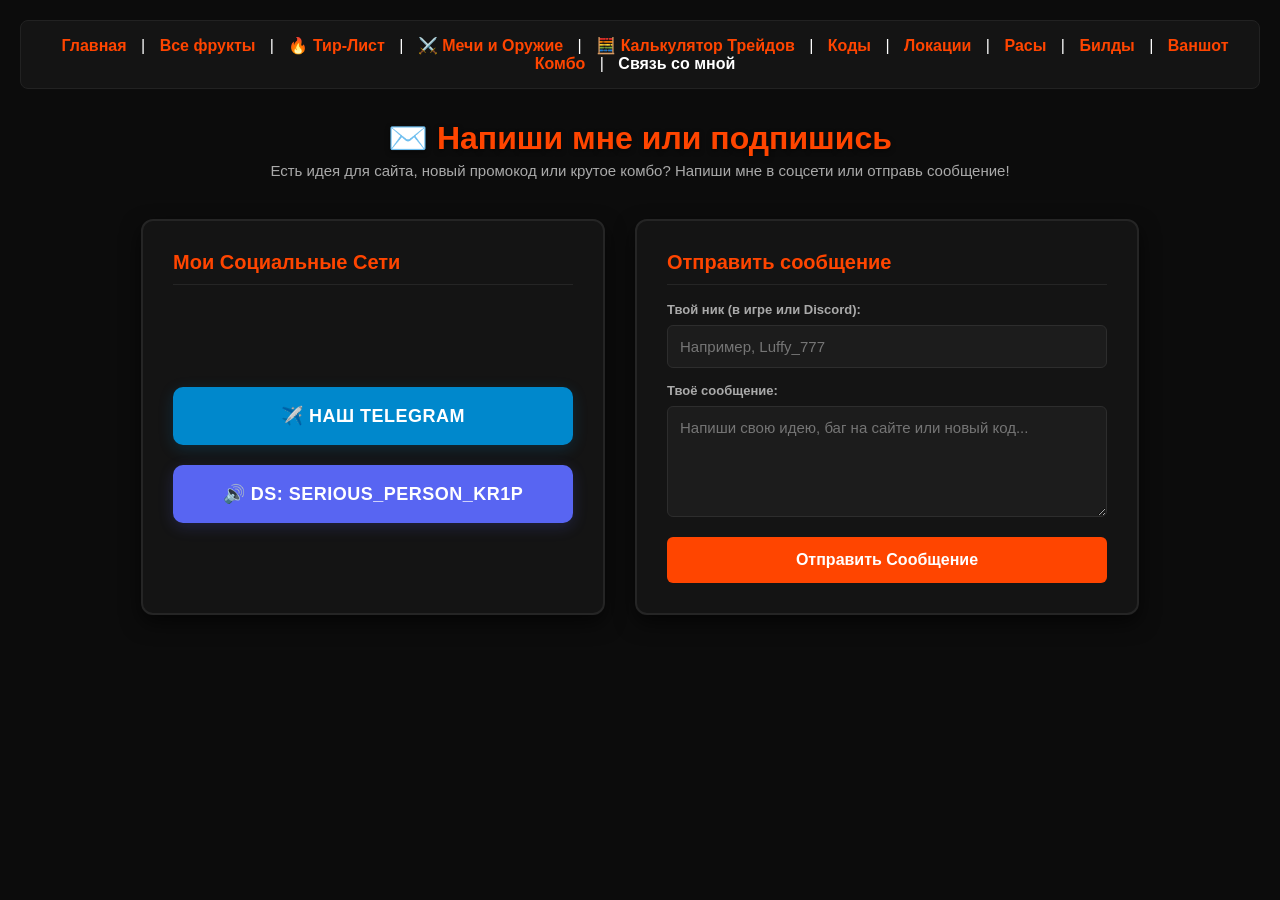
<file: contact.html>
<!DOCTYPE html>
<html lang="ru">
<head>
    <meta charset="UTF-8">
    <meta name="viewport" content="width=device-width, initial-scale=1.0">
    <title>Связь со мной — База Знаний Blox Fruits</title>
<link rel="icon" type="image/png" href="favicon.png">

    <style>
        body { background: #0c0c0c; color: #fff; font-family: 'Segoe UI', sans-serif; margin: 0; padding: 20px; text-align: center; }
        nav { background: #141414; padding: 15px; border-radius: 8px; border: 1px solid #222; margin-bottom: 30px; }
        nav a { color: #ff4500; text-decoration: none; font-weight: bold; margin: 0 10px; transition: 0.3s; }
        nav a:hover { color: #fff; text-shadow: 0 0 10px #ff4500; }
        h1 { color: #ff4500; text-shadow: 0 2px 5px rgba(0,0,0,0.5); margin-bottom: 5px; }
        .subtitle { color: #aaa; font-size: 15px; margin-top: 0; margin-bottom: 40px; }
        
        .contact-container { display: flex; flex-wrap: wrap; gap: 30px; justify-content: center; max-width: 1000px; margin: 0 auto; text-align: left; }
        
        /* Карточка с соцсетями */
        .social-card { background: #141414; border: 2px solid #252525; border-radius: 12px; padding: 30px; width: 400px; box-shadow: 0 8px 20px rgba(0,0,0,0.6); display: flex; flex-direction: column; justify-content: space-between; }
        .social-card h2 { color: #ff4500; margin-top: 0; border-bottom: 1px solid #252525; padding-bottom: 10px; font-size: 20px; }
        .social-links { display: flex; flex-direction: column; gap: 20px; margin-top: 25px; height: 100%; justify-content: center; }
        .btn-social { display: flex; align-items: center; justify-content: center; padding: 18px; border-radius: 10px; text-decoration: none; font-weight: bold; color: #fff; font-size: 18px; transition: all 0.3s ease; text-transform: uppercase; letter-spacing: 0.5px; }
        
        /* Цвета и неон для ТГ и ДС */
        .btn-telegram { background: #0088cc; box-shadow: 0 4px 15px rgba(0, 136, 204, 0.2); }
        .btn-telegram:hover { background: #0099e6; box-shadow: 0 0 25px #0088cc; transform: translateY(-3px); }
        
        .btn-discord { background: #5865F2; box-shadow: 0 4px 15px rgba(88, 101, 242, 0.2); cursor: default; }
        .btn-discord:hover { background: #6773f5; box-shadow: 0 0 25px #5865F2; }

        /* Форма обратной связи */
        .form-card { background: #141414; border: 2px solid #252525; border-radius: 12px; padding: 30px; width: 440px; box-shadow: 0 8px 20px rgba(0,0,0,0.6); }
        .form-card h2 { color: #ff4500; margin-top: 0; border-bottom: 1px solid #252525; padding-bottom: 10px; font-size: 20px; }
        .form-group { display: flex; flex-direction: column; gap: 8px; margin-bottom: 15px; }
        .form-group label { font-size: 13px; color: #aaa; font-weight: bold; }
        .form-group input, .form-group textarea { background: #1c1c1c; border: 1px solid #2d2d2d; border-radius: 6px; padding: 12px; color: #fff; font-size: 15px; font-family: sans-serif; transition: 0.3s; }
        .form-group input:focus, .form-group textarea:focus { border-color: #ff4500; outline: none; }
        .submit-btn { background: #ff4500; color: #fff; border: none; padding: 14px; border-radius: 6px; font-weight: bold; font-size: 16px; cursor: pointer; width: 100%; transition: 0.2s; margin-top: 5px; }
        .submit-btn:hover { background: #fff; color: #000; box-shadow: 0 0 15px #ff4500; }
    </style>
</head>
<body>

    <nav>
        <a href="index.html">Главная</a> | 
        <a href="fruits.html">Все фрукты</a> | 
        <a href="tierlist.html">🔥 Тир-Лист</a> | 
        <a href="swords.html">⚔️ Мечи и Оружие</a> | 
        <a href="trade.html">🧮 Калькулятор Трейдов</a> | 
        <a href="codes.html">Коды</a> | 
        <a href="locations.html">Локации</a> | 
        <a href="races.html">Расы</a> | 
        <a href="builds.html">Билды</a> | 
        <a href="combos.html">Ваншот Комбо</a> | 
        <a href="contact.html" style="color:#fff;">Связь со мной</a>
    </nav>

    <h1>✉️ Напиши мне или подпишись</h1>
    <p class="subtitle">Есть идея для сайта, новый промокод или крутое комбо? Напиши мне в соцсети или отправь сообщение!</p>

    <div class="contact-container">
        
        <!-- Левый блок: Telegram ссылка и Discord имя -->
        <div class="social-card">
            <h2>Мои Социальные Сети</h2>
            <div class="social-links">
                <!-- Клик по ТГ сразу откроет твой чат -->
                <a href="https://t.me" target="_blank" class="btn-social btn-telegram">✈️ Наш Telegram</a>
                <!-- На Дискорд просто выводим твой ник -->
                <div class="btn-social btn-discord">🔊 DS: serious_person_kr1p</div>
            </div>
        </div>

        <!-- Правый блок: Форма сообщения -->
        <div class="form-card">
            <h2>Отправить сообщение</h2>
            <form action="#" method="POST">
                <div class="form-group">
                    <label for="username">Твой ник (в игре или Discord):</label>
                    <input type="text" id="username" placeholder="Например, Luffy_777" required>
                </div>
                
                <div class="form-group">
                    <label for="message">Твоё сообщение:</label>
                    <textarea id="message" rows="5" placeholder="Напиши свою идею, баг на сайте или новый код..." required></textarea>
                </div>
                
                <button type="submit" class="submit-btn">Отправить Сообщение</button>
            </form>
        </div>

    </div>

</body>
</html>
</file>
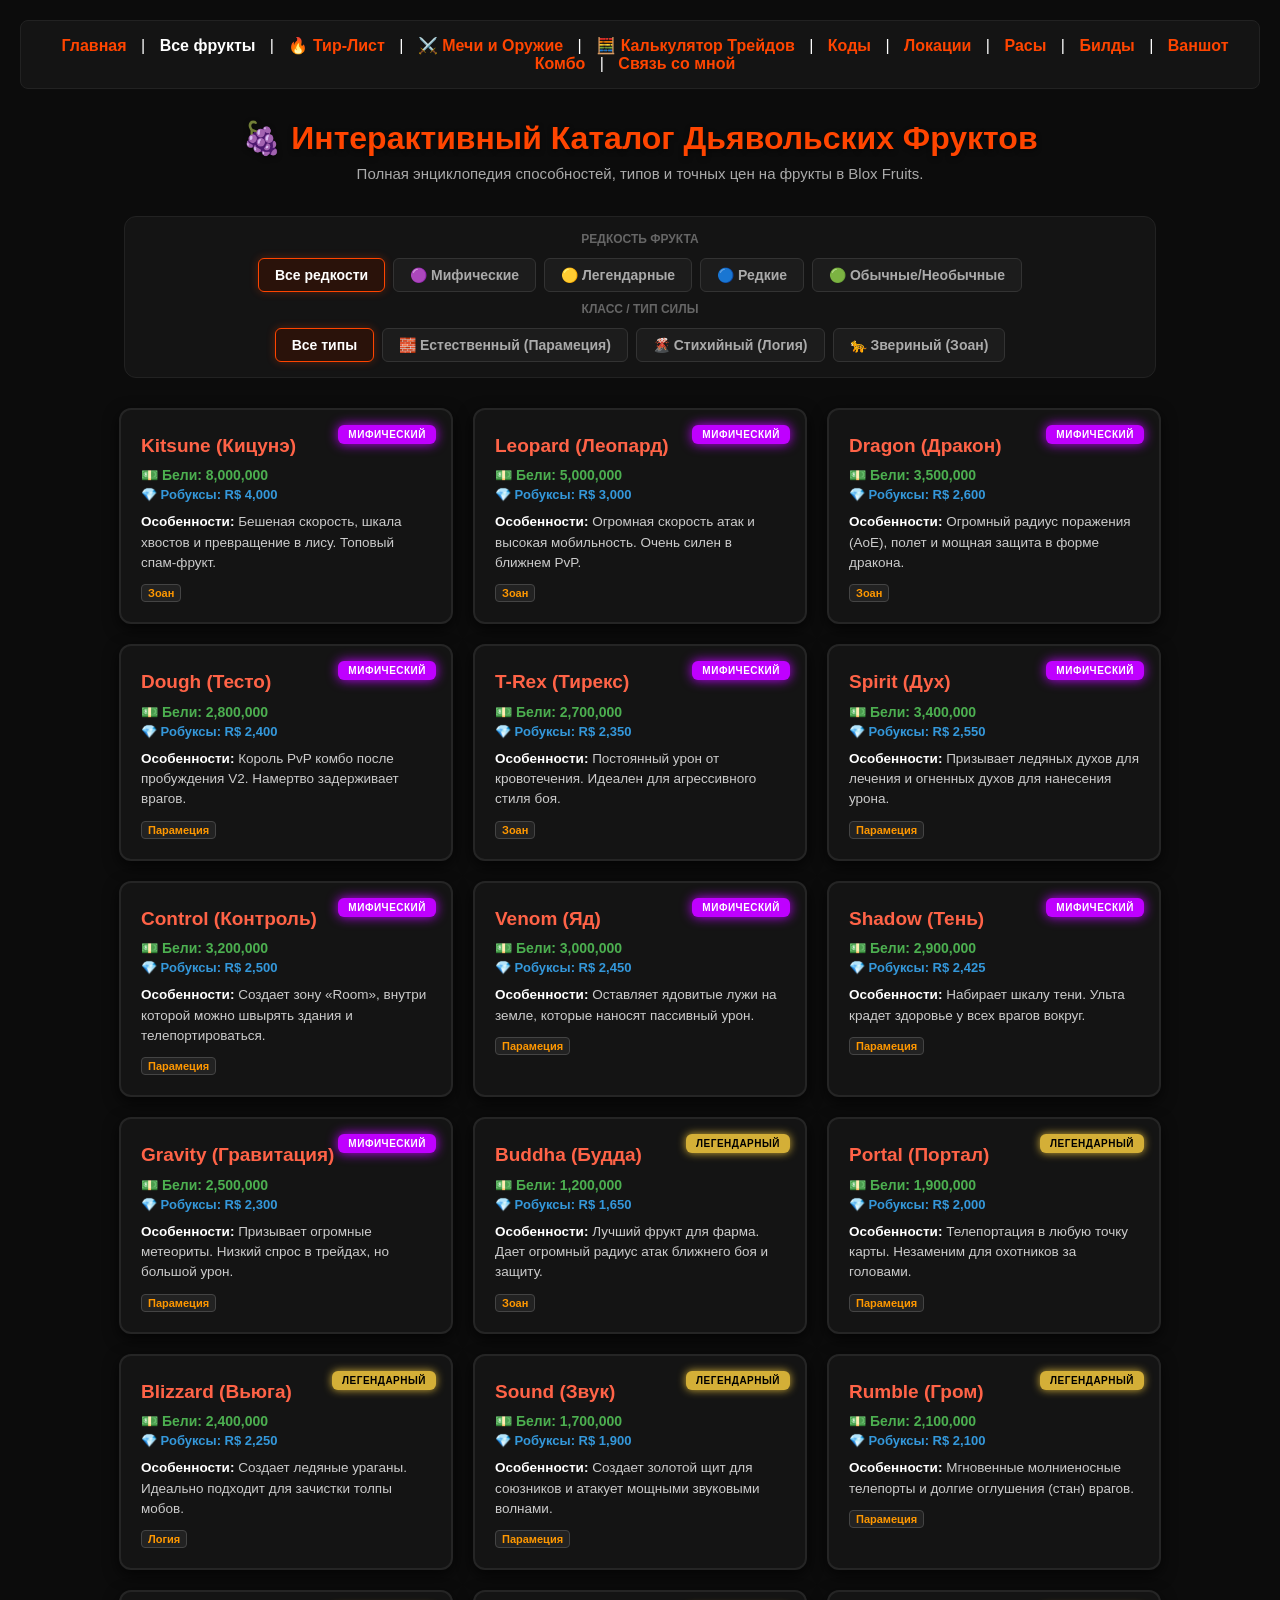
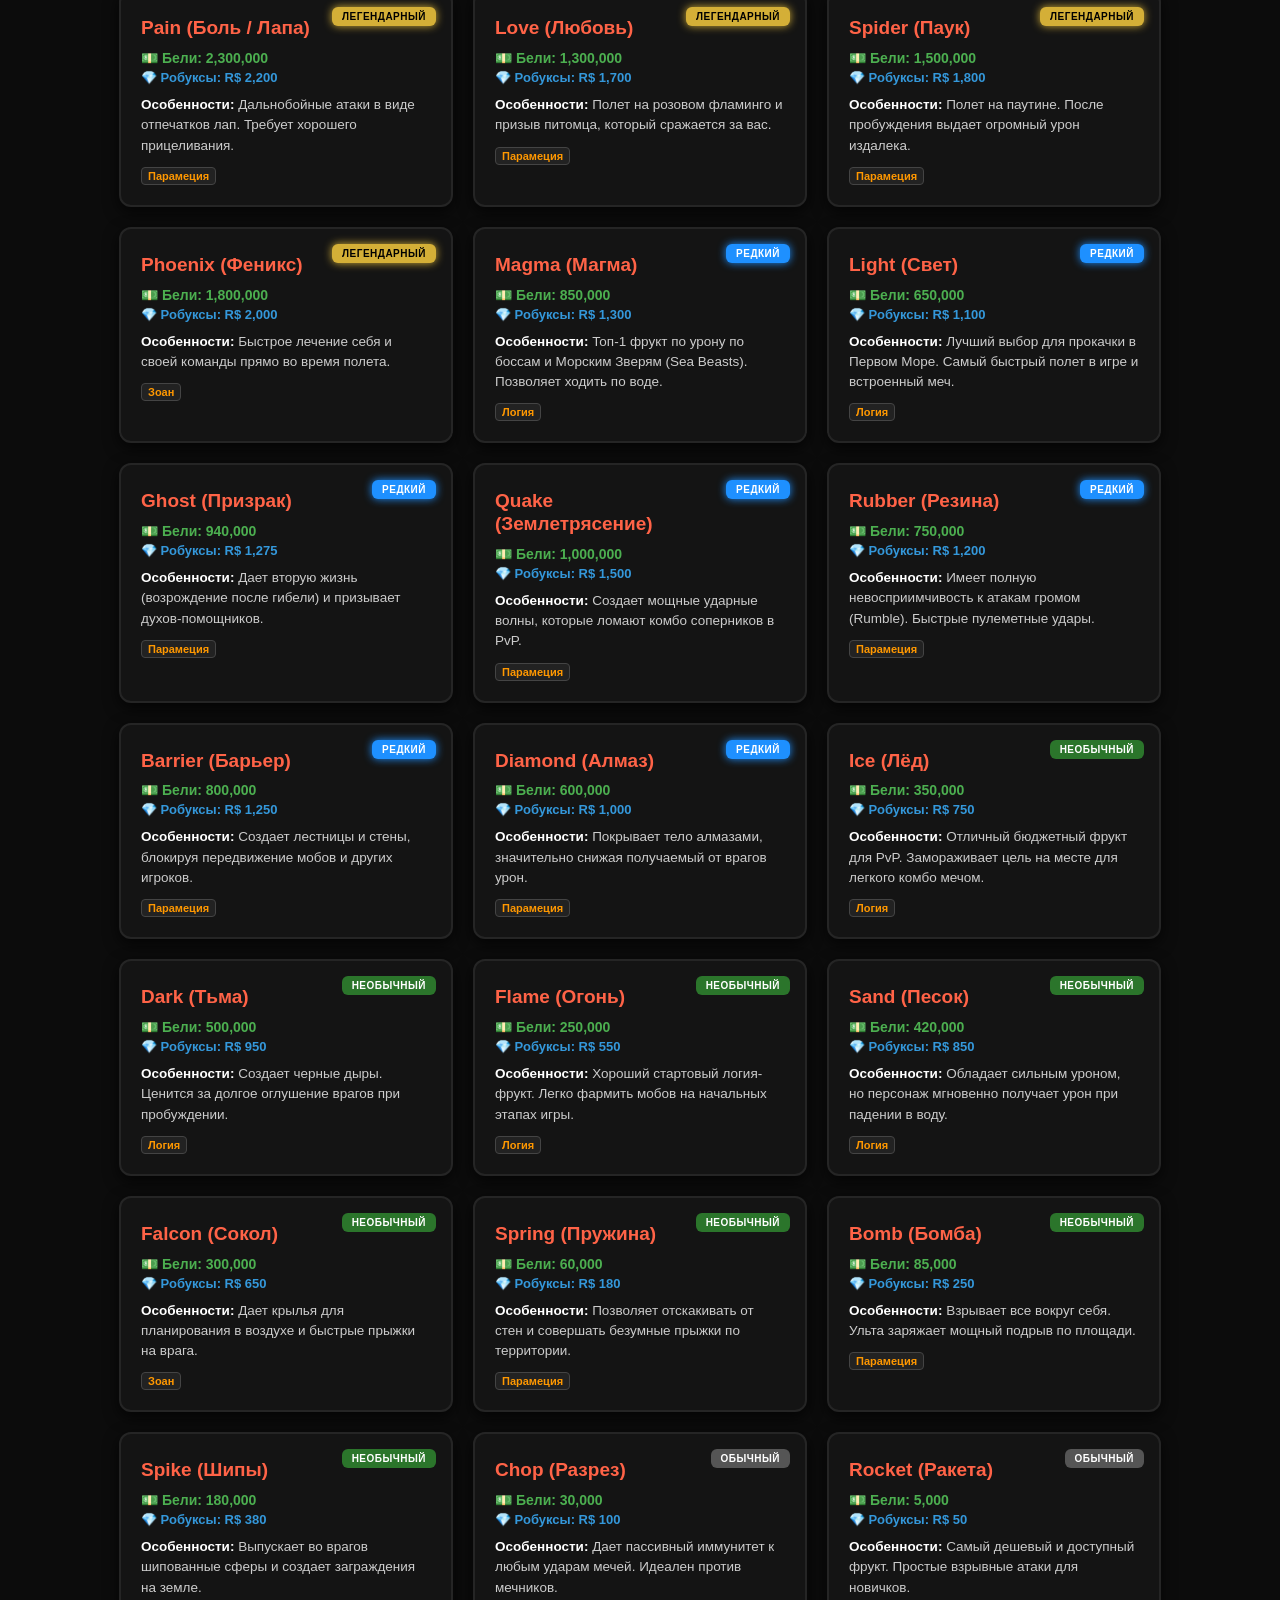
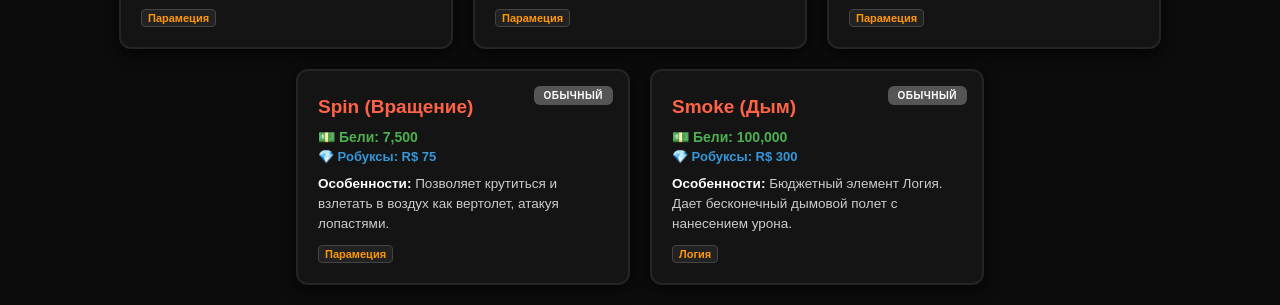
<file: fruits.html>
<!DOCTYPE html>
<html lang="ru">
<head>
    <meta charset="UTF-8">
    <meta name="viewport" content="width=device-width, initial-scale=1.0">
    <title>Каталог Фруктов — База Знаний Blox Fruits</title>
    <link rel="icon" type="image/png" href="favicon.png">
</head>
<body>

    <nav>
        <a href="index.html">Главная</a> | 
        <a href="fruits.html" style="color:#fff;">Все фрукты</a> | 
        <a href="tierlist.html">🔥 Тир-Лист</a> | 
        <a href="swords.html">⚔️ Мечи и Оружие</a> | 
        <a href="trade.html">🧮 Калькулятор Трейдов</a> | 
        <a href="codes.html">Коды</a> | 
        <a href="locations.html">Локации</a> | 
        <a href="races.html">Расы</a> | 
        <a href="builds.html">Билды</a> | 
        <a href="combos.html">Ваншот Комбо</a> | 
        <a href="contact.html">Связь со мной</a>
    </nav>

    <h1>🍇 Интерактивный Каталог Дьявольских Фруктов</h1>
    <p class="subtitle">Полная энциклопедия способностей, типов и точных цен на фрукты в Blox Fruits.</p>

    <!-- Продвинутые кросс-фильтры -->
    <div class="filter-section">
        <div class="filter-label">Редкость Фрукта</div>
        <div class="filter-group">
            <button class="filter-btn active" data-filter="rarity" data-value="all" onclick="applyFilter(this)">Все редкости</button>
            <button class="filter-btn" data-filter="rarity" data-value="mythical" onclick="applyFilter(this)">🟣 Мифические</button>
            <button class="filter-btn" data-filter="rarity" data-value="legendary" onclick="applyFilter(this)">🟡 Легендарные</button>
            <button class="filter-btn" data-filter="rarity" data-value="rare" onclick="applyFilter(this)">🔵 Редкие</button>
            <button class="filter-btn" data-filter="rarity" data-value="budget" onclick="applyFilter(this)">🟢 Обычные/Необычные</button>
        </div>
        <div class="filter-label">Класс / Тип силы</div>
        <div class="filter-group">
            <button class="filter-btn active" data-filter="type" data-value="all" onclick="applyFilter(this)">Все типы</button>
            <button class="filter-btn" data-filter="type" data-value="natural" onclick="applyFilter(this)">🧱 Естественный (Парамеция)</button>
            <button class="filter-btn" data-filter="type" data-value="elemental" onclick="applyFilter(this)">🌋 Стихийный (Логия)</button>
            <button class="filter-btn" data-filter="type" data-value="beast" onclick="applyFilter(this)">🐆 Звериный (Зоан)</button>
        </div>
    </div>

    <!-- Начало контейнера для карточек -->
    <div class="fruits-container">
    <style>
        body { background: #0c0c0c; color: #fff; font-family: 'Segoe UI', Tahoma, Geneva, Verdana, sans-serif; margin: 0; padding: 20px; text-align: center; }
        nav { background: #141414; padding: 15px; border-radius: 8px; border: 1px solid #222; margin-bottom: 30px; }
        nav a { color: #ff4500; text-decoration: none; font-weight: bold; margin: 0 10px; transition: 0.3s; }
        nav a:hover { color: #fff; text-shadow: 0 0 10px #ff4500; }
        h1 { color: #ff4500; text-shadow: 0 2px 5px rgba(0,0,0,0.5); margin-bottom: 5px; }
        .subtitle { color: #aaa; font-size: 15px; margin-bottom: 30px; }
        
        /* Панель фильтров */
        .filter-section { background: #141414; border: 1px solid #222; border-radius: 12px; padding: 15px; max-width: 1000px; margin: 0 auto 30px auto; display: flex; flex-direction: column; gap: 10px; align-items: center; }
        .filter-group { display: flex; flex-wrap: wrap; gap: 8px; justify-content: center; }
        .filter-label { font-size: 12px; color: #666; text-transform: uppercase; font-weight: bold; width: 100%; margin-bottom: 2px; }
        .filter-btn { background: #1c1c1c; border: 1px solid #333; color: #aaa; padding: 8px 16px; font-size: 14px; font-weight: bold; border-radius: 6px; cursor: pointer; transition: 0.3s; }
        .filter-btn:hover, .filter-btn.active { border-color: #ff4500; color: #fff; background: #2a120a; box-shadow: 0 0 8px rgba(255, 69, 0, 0.3); }

        /* Контейнер карточек */
        .fruits-container { display: flex; flex-wrap: wrap; gap: 20px; justify-content: center; max-width: 1400px; margin: 0 auto; }
        .fruit-card { background: #141414; border: 2px solid #252525; border-radius: 12px; padding: 20px; width: 290px; text-align: left; position: relative; box-shadow: 0 5px 15px rgba(0,0,0,0.7); transition: transform 0.2s, border-color 0.2s; }
        .fruit-card:hover { transform: translateY(-3px); border-color: #ff4500; }
        
        /* Бейджи редкости */
        .fruit-badge { position: absolute; top: 15px; right: 15px; padding: 4px 10px; border-radius: 6px; font-size: 10px; font-weight: bold; text-transform: uppercase; letter-spacing: 0.5px; }
        .common .fruit-badge { background: #555; color: #fff; }
        .uncommon .fruit-badge { background: #2b752b; color: #fff; }
        .rare .fruit-badge { background: #1e90ff; color: #fff; box-shadow: 0 0 8px #1e90ff; }
        .legendary .fruit-badge { background: #d4af37; color: #000; box-shadow: 0 0 8px #d4af37; }
        .mythical .fruit-badge { background: #bf00ff; color: #fff; box-shadow: 0 0 12px #bf00ff; }
        
        h3 { color: #ff6347; margin: 5px 0 10px 0; font-size: 19px; display: flex; align-items: center; gap: 6px; padding-right: 75px; line-height: 1.2; }
        .price-line { color: #4caf50; font-size: 14px; font-weight: bold; margin: 4px 0; }
        .robux-price { color: #3498db; font-size: 13px; font-weight: bold; margin-bottom: 10px; }
        p { font-size: 13.5px; line-height: 1.5; color: #ccc; margin: 6px 0; }
        strong { color: #fff; font-weight: 600; }
        
        /* Тег типа фрукта */
        .type-tag { display: inline-block; background: #222; border: 1px solid #444; padding: 2px 6px; border-radius: 4px; font-size: 11px; color: #ff9800; font-weight: bold; margin-top: 5px; }
    </style>
</head>
        <!-- МИФИЧЕСКИЕ ФРУКТЫ -->
        <div class="fruit-card mythical" data-rarity="mythical" data-type="beast">
            <span class="fruit-badge">Мифический</span>
            <h3>Kitsune (Кицунэ)</h3>
            <div class="price-line">💵 Бели: 8,000,000</div>
            <div class="robux-price">💎 Робуксы: R$ 4,000</div>
            <p><strong>Особенности:</strong> Бешеная скорость, шкала хвостов и превращение в лису. Топовый спам-фрукт.</p>
            <span class="type-tag">Зоан</span>
        </div>

        <div class="fruit-card mythical" data-rarity="mythical" data-type="beast">
            <span class="fruit-badge">Мифический</span>
            <h3>Leopard (Леопард)</h3>
            <div class="price-line">💵 Бели: 5,000,000</div>
            <div class="robux-price">💎 Робуксы: R$ 3,000</div>
            <p><strong>Особенности:</strong> Огромная скорость атак и высокая мобильность. Очень силен в ближнем PvP.</p>
            <span class="type-tag">Зоан</span>
        </div>

        <div class="fruit-card mythical" data-rarity="mythical" data-type="beast">
            <span class="fruit-badge">Мифический</span>
            <h3>Dragon (Дракон)</h3>
            <div class="price-line">💵 Бели: 3,500,000</div>
            <div class="robux-price">💎 Робуксы: R$ 2,600</div>
            <p><strong>Особенности:</strong> Огромный радиус поражения (AoE), полет и мощная защита в форме дракона.</p>
            <span class="type-tag">Зоан</span>
        </div>

        <div class="fruit-card mythical" data-rarity="mythical" data-type="natural">
            <span class="fruit-badge">Мифический</span>
            <h3>Dough (Тесто)</h3>
            <div class="price-line">💵 Бели: 2,800,000</div>
            <div class="robux-price">💎 Робуксы: R$ 2,400</div>
            <p><strong>Особенности:</strong> Король PvP комбо после пробуждения V2. Намертво задерживает врагов.</p>
            <span class="type-tag">Парамеция</span>
        </div>

        <div class="fruit-card mythical" data-rarity="mythical" data-type="beast">
            <span class="fruit-badge">Мифический</span>
            <h3>T-Rex (Тирекс)</h3>
            <div class="price-line">💵 Бели: 2,700,000</div>
            <div class="robux-price">💎 Робуксы: R$ 2,350</div>
            <p><strong>Особенности:</strong> Постоянный урон от кровотечения. Идеален для агрессивного стиля боя.</p>
            <span class="type-tag">Зоан</span>
        </div>

        <div class="fruit-card mythical" data-rarity="mythical" data-type="natural">
            <span class="fruit-badge">Мифический</span>
            <h3>Spirit (Дух)</h3>
            <div class="price-line">💵 Бели: 3,400,000</div>
            <div class="robux-price">💎 Робуксы: R$ 2,550</div>
            <p><strong>Особенности:</strong> Призывает ледяных духов для лечения и огненных духов для нанесения урона.</p>
            <span class="type-tag">Парамеция</span>
        </div>

        <div class="fruit-card mythical" data-rarity="mythical" data-type="natural">
            <span class="fruit-badge">Мифический</span>
            <h3>Control (Контроль)</h3>
            <div class="price-line">💵 Бели: 3,200,000</div>
            <div class="robux-price">💎 Робуксы: R$ 2,500</div>
            <p><strong>Особенности:</strong> Создает зону «Room», внутри которой можно швырять здания и телепортироваться.</p>
            <span class="type-tag">Парамеция</span>
        </div>

        <div class="fruit-card mythical" data-rarity="mythical" data-type="natural">
            <span class="fruit-badge">Мифический</span>
            <h3>Venom (Яд)</h3>
            <div class="price-line">💵 Бели: 3,000,000</div>
            <div class="robux-price">💎 Робуксы: R$ 2,450</div>
            <p><strong>Особенности:</strong> Оставляет ядовитые лужи на земле, которые наносят пассивный урон.</p>
            <span class="type-tag">Парамеция</span>
        </div>

        <div class="fruit-card mythical" data-rarity="mythical" data-type="natural">
            <span class="fruit-badge">Мифический</span>
            <h3>Shadow (Тень)</h3>
            <div class="price-line">💵 Бели: 2,900,000</div>
            <div class="robux-price">💎 Робуксы: R$ 2,425</div>
            <p><strong>Особенности:</strong> Набирает шкалу тени. Ульта крадет здоровье у всех врагов вокруг.</p>
            <span class="type-tag">Парамеция</span>
        </div>

        <div class="fruit-card mythical" data-rarity="mythical" data-type="natural">
            <span class="fruit-badge">Мифический</span>
            <h3>Gravity (Гравитация)</h3>
            <div class="price-line">💵 Бели: 2,500,000</div>
            <div class="robux-price">💎 Робуксы: R$ 2,300</div>
            <p><strong>Особенности:</strong> Призывает огромные метеориты. Низкий спрос в трейдах, но большой урон.</p>
            <span class="type-tag">Парамеция</span>
        </div>

        <!-- ЛЕГЕНДАРНЫЕ ФРУКТЫ -->
        <div class="fruit-card legendary" data-rarity="legendary" data-type="beast">
            <span class="fruit-badge">Легендарный</span>
            <h3>Buddha (Будда)</h3>
            <div class="price-line">💵 Бели: 1,200,000</div>
            <div class="robux-price">💎 Робуксы: R$ 1,650</div>
            <p><strong>Особенности:</strong> Лучший фрукт для фарма. Дает огромный радиус атак ближнего боя и защиту.</p>
            <span class="type-tag">Зоан</span>
        </div>

        <div class="fruit-card legendary" data-rarity="legendary" data-type="natural">
            <span class="fruit-badge">Легендарный</span>
            <h3>Portal (Портал)</h3>
            <div class="price-line">💵 Бели: 1,900,000</div>
            <div class="robux-price">💎 Робуксы: R$ 2,000</div>
            <p><strong>Особенности:</strong> Телепортация в любую точку карты. Незаменим для охотников за головами.</p>
            <span class="type-tag">Парамеция</span>
        </div>

        <div class="fruit-card legendary" data-rarity="legendary" data-type="elemental">
            <span class="fruit-badge">Легендарный</span>
            <h3>Blizzard (Вьюга)</h3>
            <div class="price-line">💵 Бели: 2,400,000</div>
            <div class="robux-price">💎 Робуксы: R$ 2,250</div>
            <p><strong>Особенности:</strong> Создает ледяные ураганы. Идеально подходит для зачистки толпы мобов.</p>
            <span class="type-tag">Логия</span>
        </div>

        <div class="fruit-card legendary" data-rarity="legendary" data-type="natural">
            <span class="fruit-badge">Легендарный</span>
            <h3>Sound (Звук)</h3>
            <div class="price-line">💵 Бели: 1,700,000</div>
            <div class="robux-price">💎 Робуксы: R$ 1,900</div>
            <p><strong>Особенности:</strong> Создает золотой щит для союзников и атакует мощными звуковыми волнами.</p>
            <span class="type-tag">Парамеция</span>
        </div>

        <div class="fruit-card legendary" data-rarity="legendary" data-type="natural">
            <span class="fruit-badge">Легендарный</span>
            <h3>Rumble (Гром)</h3>
            <div class="price-line">💵 Бели: 2,100,000</div>
            <div class="robux-price">💎 Робуксы: R$ 2,100</div>
            <p><strong>Особенности:</strong> Мгновенные молниеносные телепорты и долгие оглушения (стан) врагов.</p>
            <span class="type-tag">Парамеция</span>
        </div>

        <div class="fruit-card legendary" data-rarity="legendary" data-type="natural">
            <span class="fruit-badge">Легендарный</span>
            <h3>Pain (Боль / Лапа)</h3>
            <div class="price-line">💵 Бели: 2,300,000</div>
            <div class="robux-price">💎 Робуксы: R$ 2,200</div>
            <p><strong>Особенности:</strong> Дальнобойные атаки в виде отпечатков лап. Требует хорошего прицеливания.</p>
            <span class="type-tag">Парамеция</span>
        </div>

        <div class="fruit-card legendary" data-rarity="legendary" data-type="natural">
            <span class="fruit-badge">Легендарный</span>
            <h3>Love (Любовь)</h3>
            <div class="price-line">💵 Бели: 1,300,000</div>
            <div class="robux-price">💎 Робуксы: R$ 1,700</div>
            <p><strong>Особенности:</strong> Полет на розовом фламинго и призыв питомца, который сражается за вас.</p>
            <span class="type-tag">Парамеция</span>
        </div>

        <div class="fruit-card legendary" data-rarity="legendary" data-type="natural">
            <span class="fruit-badge">Легендарный</span>
            <h3>Spider (Паук)</h3>
            <div class="price-line">💵 Бели: 1,500,000</div>
            <div class="robux-price">💎 Робуксы: R$ 1,800</div>
            <p><strong>Особенности:</strong> Полет на паутине. После пробуждения выдает огромный урон издалека.</p>
            <span class="type-tag">Парамеция</span>
        </div>

        <div class="fruit-card legendary" data-rarity="legendary" data-type="beast">
            <span class="fruit-badge">Легендарный</span>
            <h3>Phoenix (Феникс)</h3>
            <div class="price-line">💵 Бели: 1,800,000</div>
            <div class="robux-price">💎 Робуксы: R$ 2,000</div>
            <p><strong>Особенности:</strong> Быстрое лечение себя и своей команды прямо во время полета.</p>
            <span class="type-tag">Зоан</span>
        </div>
        <!-- РЕДКИЕ ФРУКТЫ -->
        <div class="fruit-card rare" data-rarity="rare" data-type="elemental">
            <span class="fruit-badge">Редкий</span>
            <h3>Magma (Магма)</h3>
            <div class="price-line">💵 Бели: 850,000</div>
            <div class="robux-price">💎 Робуксы: R$ 1,300</div>
            <p><strong>Особенности:</strong> Топ-1 фрукт по урону по боссам и Морским Зверям (Sea Beasts). Позволяет ходить по воде.</p>
            <span class="type-tag">Логия</span>
        </div>

        <div class="fruit-card rare" data-rarity="rare" data-type="elemental">
            <span class="fruit-badge">Редкий</span>
            <h3>Light (Свет)</h3>
            <div class="price-line">💵 Бели: 650,000</div>
            <div class="robux-price">💎 Робуксы: R$ 1,100</div>
            <p><strong>Особенности:</strong> Лучший выбор для прокачки в Первом Море. Самый быстрый полет в игре и встроенный меч.</p>
            <span class="type-tag">Логия</span>
        </div>

        <div class="fruit-card rare" data-rarity="rare" data-type="natural">
            <span class="fruit-badge">Редкий</span>
            <h3>Ghost (Призрак)</h3>
            <div class="price-line">💵 Бели: 940,000</div>
            <div class="robux-price">💎 Робуксы: R$ 1,275</div>
            <p><strong>Особенности:</strong> Дает вторую жизнь (возрождение после гибели) и призывает духов-помощников.</p>
            <span class="type-tag">Парамеция</span>
        </div>

        <div class="fruit-card rare" data-rarity="rare" data-type="natural">
            <span class="fruit-badge">Редкий</span>
            <h3>Quake (Землетрясение)</h3>
            <div class="price-line">💵 Бели: 1,000,000</div>
            <div class="robux-price">💎 Робуксы: R$ 1,500</div>
            <p><strong>Особенности:</strong> Создает мощные ударные волны, которые ломают комбо соперников в PvP.</p>
            <span class="type-tag">Парамеция</span>
        </div>

        <div class="fruit-card rare" data-rarity="rare" data-type="natural">
            <span class="fruit-badge">Редкий</span>
            <h3>Rubber (Резина)</h3>
            <div class="price-line">💵 Бели: 750,000</div>
            <div class="robux-price">💎 Робуксы: R$ 1,200</div>
            <p><strong>Особенности:</strong> Имеет полную невосприимчивость к атакам громом (Rumble). Быстрые пулеметные удары.</p>
            <span class="type-tag">Парамеция</span>
        </div>

        <div class="fruit-card rare" data-rarity="rare" data-type="natural">
            <span class="fruit-badge">Редкий</span>
            <h3>Barrier (Барьер)</h3>
            <div class="price-line">💵 Бели: 800,000</div>
            <div class="robux-price">💎 Робуксы: R$ 1,250</div>
            <p><strong>Особенности:</strong> Создает лестницы и стены, блокируя передвижение мобов и других игроков.</p>
            <span class="type-tag">Парамеция</span>
        </div>

        <div class="fruit-card rare" data-rarity="rare" data-type="natural">
            <span class="fruit-badge">Редкий</span>
            <h3>Diamond (Алмаз)</h3>
            <div class="price-line">💵 Бели: 600,000</div>
            <div class="robux-price">💎 Робуксы: R$ 1,000</div>
            <p><strong>Особенности:</strong> Покрывает тело алмазами, значительно снижая получаемый от врагов урон.</p>
            <span class="type-tag">Парамеция</span>
        </div>

        <!-- НЕОБЫЧНЫЕ И ОБЫЧНЫЕ ФРУКТЫ (BUDGET) -->
        <div class="fruit-card uncommon" data-rarity="budget" data-type="elemental">
            <span class="fruit-badge">Необычный</span>
            <h3>Ice (Лёд)</h3>
            <div class="price-line">💵 Бели: 350,000</div>
            <div class="robux-price">💎 Робуксы: R$ 750</div>
            <p><strong>Особенности:</strong> Отличный бюджетный фрукт для PvP. Замораживает цель на месте для легкого комбо мечом.</p>
            <span class="type-tag">Логия</span>
        </div>

        <div class="fruit-card uncommon" data-rarity="budget" data-type="elemental">
            <span class="fruit-badge">Необычный</span>
            <h3>Dark (Тьма)</h3>
            <div class="price-line">💵 Бели: 500,000</div>
            <div class="robux-price">💎 Робуксы: R$ 950</div>
            <p><strong>Особенности:</strong> Создает черные дыры. Ценится за долгое оглушение врагов при пробуждении.</p>
            <span class="type-tag">Логия</span>
        </div>

        <div class="fruit-card uncommon" data-rarity="budget" data-type="elemental">
            <span class="fruit-badge">Необычный</span>
            <h3>Flame (Огонь)</h3>
            <div class="price-line">💵 Бели: 250,000</div>
            <div class="robux-price">💎 Робуксы: R$ 550</div>
            <p><strong>Особенности:</strong> Хороший стартовый логия-фрукт. Легко фармить мобов на начальных этапах игры.</p>
            <span class="type-tag">Логия</span>
        </div>

        <div class="fruit-card uncommon" data-rarity="budget" data-type="elemental">
            <span class="fruit-badge">Необычный</span>
            <h3>Sand (Песок)</h3>
            <div class="price-line">💵 Бели: 420,000</div>
            <div class="robux-price">💎 Робуксы: R$ 850</div>
            <p><strong>Особенности:</strong> Обладает сильным уроном, но персонаж мгновенно получает урон при падении в воду.</p>
            <span class="type-tag">Логия</span>
        </div>

        <div class="fruit-card uncommon" data-rarity="budget" data-type="beast">
            <span class="fruit-badge">Необычный</span>
            <h3>Falcon (Сокол)</h3>
            <div class="price-line">💵 Бели: 300,000</div>
            <div class="robux-price">💎 Робуксы: R$ 650</div>
            <p><strong>Особенности:</strong> Дает крылья для планирования в воздухе и быстрые прыжки на врага.</p>
            <span class="type-tag">Зоан</span>
        </div>

        <div class="fruit-card uncommon" data-rarity="budget" data-type="natural">
            <span class="fruit-badge">Необычный</span>
            <h3>Spring (Пружина)</h3>
            <div class="price-line">💵 Бели: 60,000</div>
            <div class="robux-price">💎 Робуксы: R$ 180</div>
            <p><strong>Особенности:</strong> Позволяет отскакивать от стен и совершать безумные прыжки по территории.</p>
            <span class="type-tag">Парамеция</span>
        </div>

        <div class="fruit-card uncommon" data-rarity="budget" data-type="natural">
            <span class="fruit-badge">Необычный</span>
            <h3>Bomb (Бомба)</h3>
            <div class="price-line">💵 Бели: 85,000</div>
            <div class="robux-price">💎 Робуксы: R$ 250</div>
            <p><strong>Особенности:</strong> Взрывает все вокруг себя. Ульта заряжает мощный подрыв по площади.</p>
            <span class="type-tag">Парамеция</span>
        </div>

        <div class="fruit-card uncommon" data-rarity="budget" data-type="natural">
            <span class="fruit-badge">Необычный</span>
            <h3>Spike (Шипы)</h3>
            <div class="price-line">💵 Бели: 180,000</div>
            <div class="robux-price">💎 Робуксы: R$ 380</div>
            <p><strong>Особенности:</strong> Выпускает во врагов шипованные сферы и создает заграждения на земле.</p>
            <span class="type-tag">Парамеция</span>
        </div>

        <div class="fruit-card common" data-rarity="budget" data-type="natural">
            <span class="fruit-badge">Обычный</span>
            <h3>Chop (Разрез)</h3>
            <div class="price-line">💵 Бели: 30,000</div>
            <div class="robux-price">💎 Робуксы: R$ 100</div>
            <p><strong>Особенности:</strong> Дает пассивный иммунитет к любым ударам мечей. Идеален против мечников.</p>
            <span class="type-tag">Парамеция</span>
        </div>

        <div class="fruit-card common" data-rarity="budget" data-type="natural">
            <span class="fruit-badge">Обычный</span>
            <h3>Rocket (Ракета)</h3>
            <div class="price-line">💵 Бели: 5,000</div>
            <div class="robux-price">💎 Робуксы: R$ 50</div>
            <p><strong>Особенности:</strong> Самый дешевый и доступный фрукт. Простые взрывные атаки для новичков.</p>
            <span class="type-tag">Парамеция</span>
        </div>

        <div class="fruit-card common" data-rarity="budget" data-type="natural">
            <span class="fruit-badge">Обычный</span>
            <h3>Spin (Вращение)</h3>
            <div class="price-line">💵 Бели: 7,500</div>
            <div class="robux-price">💎 Робуксы: R$ 75</div>
            <p><strong>Особенности:</strong> Позволяет крутиться и взлетать в воздух как вертолет, атакуя лопастями.</p>
            <span class="type-tag">Парамеция</span>
        </div>

        <div class="fruit-card common" data-rarity="budget" data-type="natural">
            <span class="fruit-badge">Обычный</span>
            <h3>Smoke (Дым)</h3>
            <div class="price-line">💵 Бели: 100,000</div>
            <div class="robux-price">💎 Робуксы: R$ 300</div>
            <p><strong>Особенности:</strong> Бюджетный элемент Логия. Дает бесконечный дымовой полет с нанесением урона.</p>
            <span class="type-tag">Логия</span>
        </div>
    </div> <!-- КОНЕЦ КОНТЕЙНЕРА -->
    <!-- СКРИПТ ИНТЕРАКТИВНОЙ ФИЛЬТРАЦИИ -->
    <script>
        // Объект для отслеживания выбранных фильтров
        let activeFilters = {
            rarity: 'all',
            type: 'all'
        };

        function applyFilter(element) {
            // Узнаем, какую категорию и значение нажал пользователь
            const filterType = element.getAttribute('data-filter'); // "rarity" или "type"
            const filterValue = element.getAttribute('data-value');   // например, "mythical" или "beast"

            // Находим все кнопки в той же группе и убираем у них класс active
            const parentGroup = element.parentElement;
            parentGroup.querySelectorAll('.filter-btn').forEach(btn => {
                btn.classList.remove('active');
            });

            // Добавляем класс active только той кнопке, на которую кликнули
            element.classList.add('active');

            // Записываем новое значение в наш объект отслеживания
            activeFilters[filterType] = filterValue;

            // Запускаем перебор всех карточек на странице
            const cards = document.querySelectorAll('.fruit-card');
            
            cards.forEach(card => {
                // Читаем параметры текущей карточки фрукта
                const cardRarity = card.getAttribute('data-rarity');
                const cardType = card.getAttribute('data-type');

                // Проверяем, подходит ли фрукт под выбранную редкость
                const matchRarity = (activeFilters.rarity === 'all') || (activeFilters.rarity === cardRarity);
                
                // Проверяем, подходит ли фрукт под выбранный тип силы
                const matchType = (activeFilters.type === 'all') || (activeFilters.type === cardType);

                // Если фрукт прошел обе проверки — показываем его, иначе — скрываем
                if (matchRarity && matchType) {
                    card.style.display = 'block';
                } else {
                    card.style.display = 'none';
                }
            });
        }
    </script>
</body>
</html>
</file>
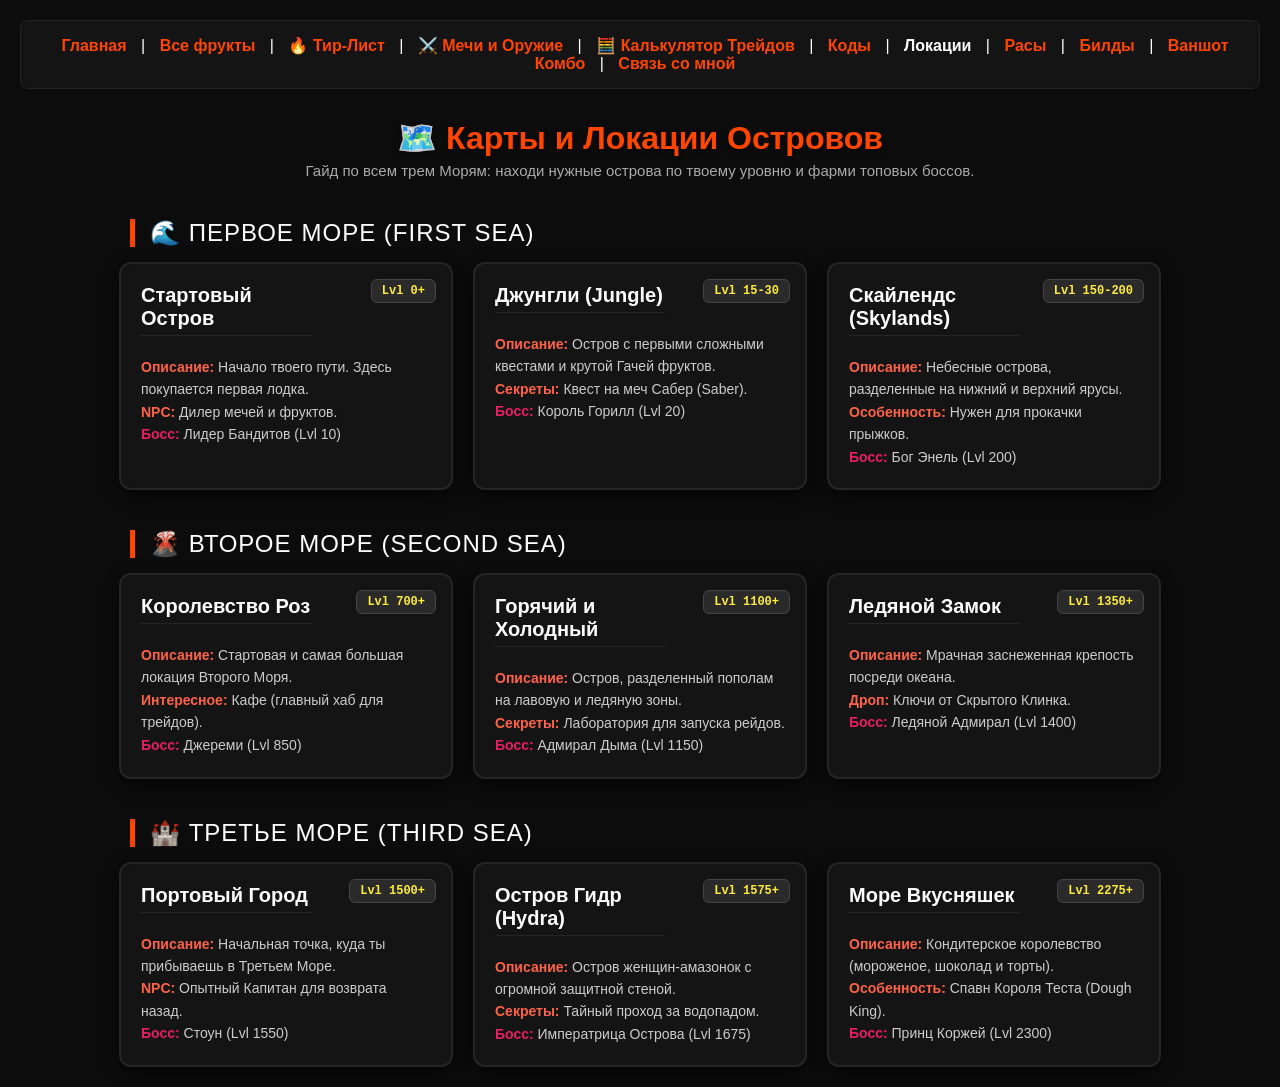
<file: locations.html>
<!DOCTYPE html>
<html lang="ru">
<head>
    <meta charset="UTF-8">
    <meta name="viewport" content="width=device-width, initial-scale=1.0">
    <title>Локации и Острова — База Знаний Blox Fruits</title>
<link rel="icon" type="image/png" href="favicon.png">

    <style>
        body { background: #0c0c0c; color: #fff; font-family: 'Segoe UI', sans-serif; margin: 0; padding: 20px; text-align: center; }
        nav { background: #141414; padding: 15px; border-radius: 8px; border: 1px solid #222; margin-bottom: 30px; }
        nav a { color: #ff4500; text-decoration: none; font-weight: bold; margin: 0 10px; transition: 0.3s; }
        nav a:hover { color: #fff; text-shadow: 0 0 10px #ff4500; }
        h1 { color: #ff4500; text-shadow: 0 2px 5px rgba(0,0,0,0.5); margin-bottom: 5px; }
        .subtitle { color: #aaa; font-size: 15px; margin-top: 0; margin-bottom: 40px; }
        
        .sea-title { color: #fff; text-align: left; max-width: 1000px; margin: 40px auto 15px auto; font-size: 24px; border-left: 5px solid #ff4500; padding-left: 15px; text-transform: uppercase; letter-spacing: 1px; }
        .locations-grid { display: flex; flex-wrap: wrap; gap: 20px; justify-content: center; max-width: 1050px; margin: 0 auto; }
        
        .island-card { background: #141414; border: 2px solid #252525; border-radius: 12px; padding: 20px; width: 290px; text-align: left; box-shadow: 0 6px 15px rgba(0,0,0,0.6); transition: 0.3s; position: relative; }
        .island-card:hover { border-color: #ff4500; transform: translateY(-3px); box-shadow: 0 10px 20px rgba(255, 69, 0, 0.1); }
        
        .level-badge { position: absolute; top: 15px; right: 15px; background: #2a2a2a; color: #ffeb3b; padding: 4px 10px; border-radius: 6px; font-size: 12px; font-family: monospace; font-weight: bold; border: 1px solid #444; }
        
        h3 { margin-top: 0; font-size: 20px; color: #fff; max-width: 170px; border-bottom: 1px solid #252525; padding-bottom: 5px; }
        .island-info { font-size: 14px; color: #ccc; line-height: 1.6; margin-top: 12px; }
        .island-info strong { color: #ff6347; }
        .boss-text { color: #e91e63 !important; font-weight: bold; }
    </style>
</head>
<body>

    <nav>
        <a href="index.html">Главная</a> | 
        <a href="fruits.html">Все фрукты</a> | 
        <a href="tierlist.html">🔥 Тир-Лист</a> | 
        <a href="swords.html">⚔️ Мечи и Оружие</a> | 
        <a href="trade.html">🧮 Калькулятор Трейдов</a> | 
        <a href="codes.html">Коды</a> | 
        <a href="locations.html" style="color:#fff;">Локации</a> | 
        <a href="races.html">Расы</a> | 
        <a href="builds.html">Билды</a> | 
        <a href="combos.html">Ваншот Комбо</a> | 
        <a href="contact.html">Связь со мной</a>
    </nav>

    <h1>🗺️ Карты и Локации Островов</h1>
    <p class="subtitle">Гайд по всем трем Морям: находи нужные острова по твоему уровню и фарми топовых боссов.</p>

    <!-- СЕКЦИЯ: ПЕРВОЕ МОРЕ -->
    <div class="sea-title">🌊 Первое Море (First Sea)</div>
    <div class="locations-grid">
        
        <div class="island-card">
            <div class="level-badge">Lvl 0+</div>
            <h3>Стартовый Остров</h3>
            <div class="island-info">
                <strong>Описание:</strong> Начало твоего пути. Здесь покупается первая лодка.<br>
                <strong>NPC:</strong> Дилер мечей и фруктов.<br>
                <strong class="boss-text">Босс:</strong> Лидер Бандитов (Lvl 10)
            </div>
        </div>

        <div class="island-card">
            <div class="level-badge">Lvl 15-30</div>
            <h3>Джунгли (Jungle)</h3>
            <div class="island-info">
                <strong>Описание:</strong> Остров с первыми сложными квестами и крутой Гачей фруктов.<br>
                <strong>Секреты:</strong> Квест на меч Сабер (Saber).<br>
                <strong class="boss-text">Босс:</strong> Король Горилл (Lvl 20)
            </div>
        </div>

        <div class="island-card">
            <div class="level-badge">Lvl 150-200</div>
            <h3>Скайлендс (Skylands)</h3>
            <div class="island-info">
                <strong>Описание:</strong> Небесные острова, разделенные на нижний и верхний ярусы.<br>
                <strong>Особенность:</strong> Нужен для прокачки прыжков.<br>
                <strong class="boss-text">Босс:</strong> Бог Энель (Lvl 200)
            </div>
        </div>

    </div>

    <!-- СЕКЦИЯ: ВТОРОЕ МОРЕ -->
    <div class="sea-title">🌋 Второе Море (Second Sea)</div>
    <div class="locations-grid">
        
        <div class="island-card">
            <div class="level-badge">Lvl 700+</div>
            <h3>Королевство Роз</h3>
            <div class="island-info">
                <strong>Описание:</strong> Стартовая и самая большая локация Второго Моря.<br>
                <strong>Интересное:</strong> Кафе (главный хаб для трейдов).<br>
                <strong class="boss-text">Босс:</strong> Джереми (Lvl 850)
            </div>
        </div>

        <div class="island-card">
            <div class="level-badge">Lvl 1100+</div>
            <h3>Горячий и Холодный</h3>
            <div class="island-info">
                <strong>Описание:</strong> Остров, разделенный пополам на лавовую и ледяную зоны.<br>
                <strong>Секреты:</strong> Лаборатория для запуска рейдов.<br>
                <strong class="boss-text">Босс:</strong> Адмирал Дыма (Lvl 1150)
            </div>
        </div>

        <div class="island-card">
            <div class="level-badge">Lvl 1350+</div>
            <h3>Ледяной Замок</h3>
            <div class="island-info">
                <strong>Описание:</strong> Мрачная заснеженная крепость посреди океана.<br>
                <strong>Дроп:</strong> Ключи от Скрытого Клинка.<br>
                <strong class="boss-text">Босс:</strong> Ледяной Адмирал (Lvl 1400)
            </div>
        </div>

    </div>

    <!-- СЕКЦИЯ: ТРЕТЬЕ МОРЕ -->
    <div class="sea-title">🏰 Третье Море (Third Sea)</div>
    <div class="locations-grid">
        
        <div class="island-card">
            <div class="level-badge">Lvl 1500+</div>
            <h3>Портовый Город</h3>
            <div class="island-info">
                <strong>Описание:</strong> Начальная точка, куда ты прибываешь в Третьем Море.<br>
                <strong>NPC:</strong> Опытный Капитан для возврата назад.<br>
                <strong class="boss-text">Босс:</strong> Стоун (Lvl 1550)
            </div>
        </div>

        <div class="island-card">
            <div class="level-badge">Lvl 1575+</div>
            <h3>Остров Гидр (Hydra)</h3>
            <div class="island-info">
                <strong>Описание:</strong> Остров женщин-амазонок с огромной защитной стеной.<br>
                <strong>Секреты:</strong> Тайный проход за водопадом.<br>
                <strong class="boss-text">Босс:</strong> Императрица Острова (Lvl 1675)
            </div>
        </div>

        <div class="island-card">
            <div class="level-badge">Lvl 2275+</div>
            <h3>Море Вкусняшек</h3>
            <div class="island-info">
                <strong>Описание:</strong> Кондитерское королевство (мороженое, шоколад и торты).<br>
                <strong>Особенность:</strong> Спавн Короля Теста (Dough King).<br>
                <strong class="boss-text">Босс:</strong> Принц Коржей (Lvl 2300)
            </div>
        </div>

    </div>

</body>
</html>
</file>
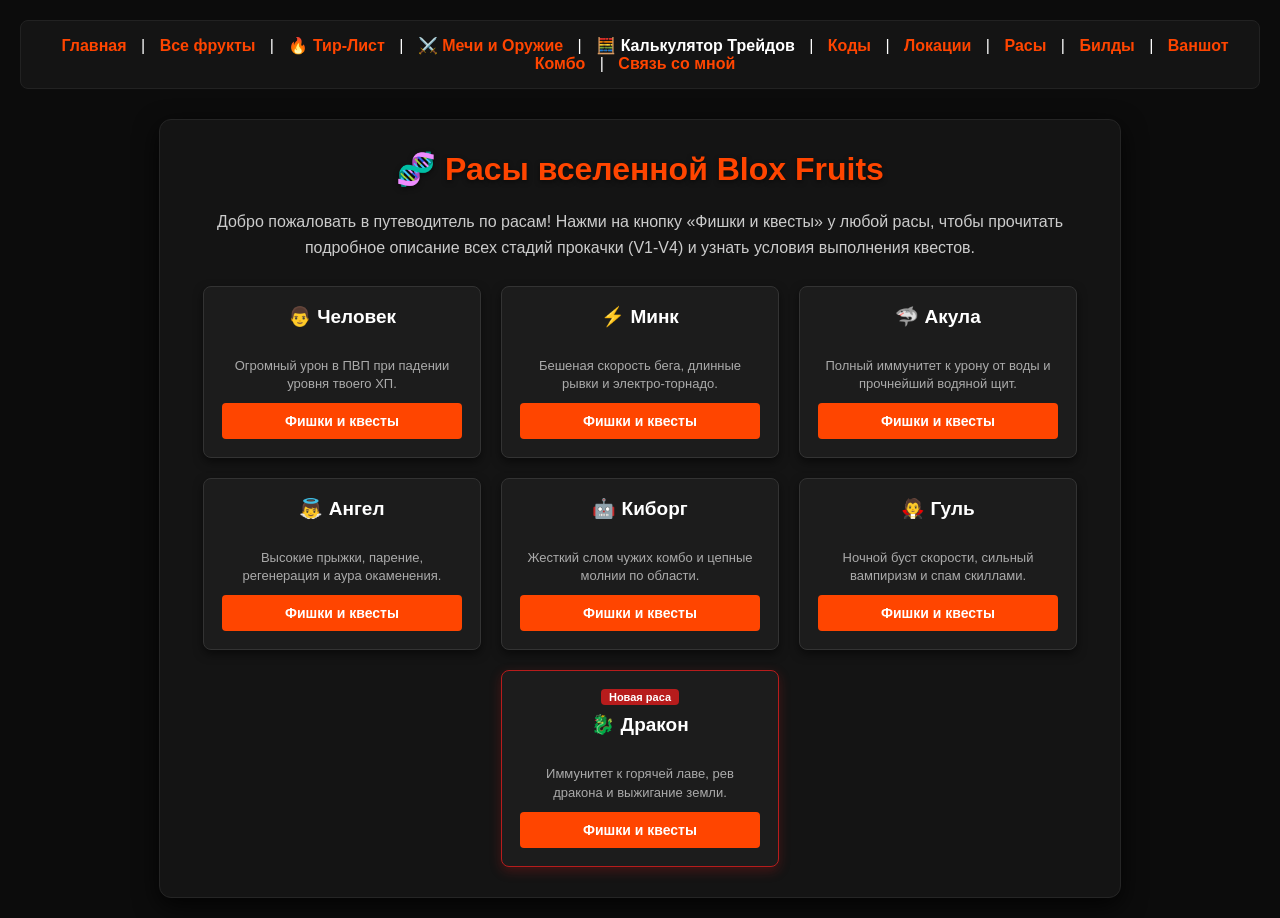
<file: races.html>
<!DOCTYPE html>
<html lang="ru">
<head>
    <meta charset="UTF-8">
    <meta name="viewport" content="width=device-width, initial-scale=1.0">
    <title>Расы — База Знаний Blox Fruits</title>
    
    <!-- Твоя фавиконка -->
    <link rel="icon" type="image/png" href="favicon.png">
    
    <style>
        body { background: #0c0c0c; color: #fff; font-family: 'Segoe UI', sans-serif; margin: 0; padding: 20px; text-align: center; }
        nav { background: #141414; padding: 15px; border-radius: 8px; border: 1px solid #222; margin-bottom: 30px; }
        nav a { color: #ff4500; text-decoration: none; font-weight: bold; margin: 0 10px; transition: 0.3s; }
        nav a:hover { color: #fff; text-shadow: 0 0 10px #ff4500; }
        .main-container { max-width: 900px; margin: 0 auto; text-align: left; background: #141414; padding: 30px; border-radius: 12px; border: 1px solid #252525; box-shadow: 0 8px 25px rgba(0,0,0,0.8); }
        h1 { color: #ff4500; text-shadow: 0 2px 5px rgba(0,0,0,0.5); text-align: center; margin-top: 0; }
        p { font-size: 16px; line-height: 1.6; color: #ccc; }
        
        /* --- СТИЛИ ДЛЯ БЛОКА РАС --- */
        .races-container { display: flex; flex-wrap: wrap; justify-content: center; gap: 20px; margin-top: 25px; }
        .race-card { background: #1c1c1c; border: 1px solid #333; border-radius: 8px; padding: 18px; width: 240px; box-shadow: 0 4px 10px rgba(0,0,0,0.5); transition: 0.3s; text-align: center; display: flex; flex-direction: column; justify-content: space-between; }
        .race-card:hover { border-color: #ff4500; transform: translateY(-3px); }
        .special-r { border-color: #b71c1c; box-shadow: 0 4px 12px rgba(183, 28, 28, 0.3); }
        .special-r:hover { border-color: #ff0000; }
        .race-card h3 { margin-top: 0; font-size: 19px; color: #fff; }
        .race-card p { font-size: 13px; color: #aaa; margin: 10px 0; line-height: 1.4; text-align: center; }
        .race-type { font-size: 11px; background: #b71c1c; color: #fff; padding: 2px 8px; border-radius: 4px; font-weight: bold; display: inline-block; margin-bottom: 8px; align-self: center; }
        .race-btn { background: #ff4500; color: #fff; border: none; padding: 10px 12px; border-radius: 4px; cursor: pointer; font-weight: bold; width: 100%; font-size: 14px; transition: 0.2s; margin-top: auto; }
        .race-btn:hover { background: #fff; color: #000; }

        /* --- СТИЛИ МОДАЛЬНОГО ОКНА --- */
        #race-modal { display: none; position: fixed; top: 0; left: 0; width: 100%; height: 100%; background: rgba(0,0,0,0.85); justify-content: center; align-items: center; z-index: 1000; }
        #race-modal.active { display: flex; }
        .modal-content { background: #141414; border: 2px solid #ff4500; border-radius: 12px; padding: 25px; max-width: 550px; width: 90%; text-align: left; max-height: 80vh; overflow-y: auto; position: relative; box-shadow: 0 0 20px rgba(255, 69, 0, 0.4); }
        .close-btn { position: absolute; top: 12px; right: 15px; font-size: 26px; color: #aaa; cursor: pointer; line-height: 1; }
        .close-btn:hover { color: #fff; }
        .modal-content h2 { margin-top: 0; color: #ff4500; border-bottom: 1px solid #252525; padding-bottom: 10px; font-size: 22px; }
        .section-title { color: #ff9800; margin-top: 15px; font-size: 16px; font-weight: bold; border-left: 3px solid #ff4500; padding-left: 8px; }
        .modal-content p { font-size: 14px; margin: 8px 0; color: #eee; }
    </style>
</head>
<body>

   <nav>
        <a href="index.html">Главная</a> | 
        <a href="fruits.html">Все фрукты</a> | 
        <a href="tierlist.html">🔥 Тир-Лист</a> | 
        <a href="swords.html">⚔️ Мечи и Оружие</a> | 
        <a href="trade.html" style="color:#fff;">🧮 Калькулятор Трейдов</a> | 
        <a href="codes.html">Коды</a> | 
        <a href="locations.html">Локации</a> | 
        <a href="races.html">Расы</a> | 
        <a href="builds.html">Билды</a> | 
        <a href="combos.html">Ваншот Комбо</a> | 
        <a href="contact.html">Связь со мной</a>
    </nav>

    <div class="main-container">
        <h1>🧬 Расы вселенной Blox Fruits</h1>
        <p style="text-align: center;">Добро пожаловать в путеводитель по расам! Нажми на кнопку «Фишки и квесты» у любой расы, чтобы прочитать подробное описание всех стадий прокачки (V1-V4) и узнать условия выполнения квестов.</p>
        
        <div class="races-container">
            <!-- HUMAN -->
            <div class="race-card">
                <h3>👨 Человек</h3>
                <p>Огромный урон в ПВП при падении уровня твоего ХП.</p>
                <button class="race-btn" onclick="showRace('human')">Фишки и квесты</button>
            </div>

            <!-- MINK -->
            <div class="race-card">
                <h3>⚡ Минк</h3>
                <p>Бешеная скорость бега, длинные рывки и электро-торнадо.</p>
                <button class="race-btn" onclick="showRace('mink')">Фишки и квесты</button>
            </div>

            <!-- SHARK -->
            <div class="race-card">
                <h3>🦈 Акула</h3>
                <p>Полный иммунитет к урону от воды и прочнейший водяной щит.</p>
                <button class="race-btn" onclick="showRace('shark')">Фишки и квесты</button>
            </div>

            <!-- ANGEL -->
            <div class="race-card">
                <h3>👼 Ангел</h3>
                <p>Высокие прыжки, парение, регенерация и аура окаменения.</p>
                <button class="race-btn" onclick="showRace('angel')">Фишки и квесты</button>
            </div>

            <!-- CYBORG -->
            <div class="race-card">
                <h3>🤖 Киборг</h3>
                <p>Жесткий слом чужих комбо и цепные молнии по области.</p>
                <button class="race-btn" onclick="showRace('cyborg')">Фишки и квесты</button>
            </div>

            <!-- GHOUL -->
            <div class="race-card">
                <h3>🧛 Гуль</h3>
                <p>Ночной буст скорости, сильный вампиризм и спам скиллами.</p>
                <button class="race-btn" onclick="showRace('ghoul')">Фишки и квесты</button>
            </div>

            <!-- DRAGON -->
            <div class="race-card special-r">
                <span class="race-type">Новая раса</span>
                <h3>🐉 Дракон</h3>
                <p>Иммунитет к горячей лаве, рев дракона и выжигание земли.</p>
                <button class="race-btn" onclick="showRace('dragon')">Фишки и квесты</button>
            </div>
        </div>
    </div>

    <!-- МОДАЛЬНОЕ ОКНО ДЛЯ ИНФОРМАЦИИ -->
    <div id="race-modal" onclick="closeModal(event)">
        <div class="modal-content">
            <span class="close-btn" onclick="document.getElementById('race-modal').classList.remove('active')">&times;</span>
            <h2 id="r-title">Название расы</h2>
            
            <div class="section-title">✨ Способности (V1 - V4)</div>
            <div id="r-abilities"></div>
            
            <div class="section-title">📜 Как получить (Квесты)</div>
            <div id="r-guide"></div>
        </div>
    </div>

    <script>
        // БАЗА ДАННЫХ РАС
        const racesDatabase = {
            'human': {
                title: "👨 Раса: Человек (Human)",
                abilities: `<p><strong>V1:</strong> Обычный человек, начальная раса без пассивных бонусов.</p>
                            <p><strong>V2:</strong> Увеличивает дальность и скорость Flash Step (телепорта), дает +2 уклонения в Instinct.</p>
                            <p><strong>V3:</strong> Активирует скилл <b>Last Resort</b> (на 5 сек. увеличивает твой урон в зависимости от того, сколько ХП ты потерял — чем меньше ХП, тем безумнее урон, до +125%).</p>
                            <p><strong>V4 (Пробуждение):</strong> Дает механику <b>Psycho</b>. При заполнении шкалы ярости ты входишь в режим берсерка, твои атаки создают мощные взрывы, а дальность атак мечами и стилями боя увеличивается.</p>`,
                guide: `<p><b>V1:</b> Дается бесплатно при старте игры с шансом 25%. Также можно сменить у NPC Tort (в Кафе) за 3,000 фрагментов.</p>
                        <p><b>V2:</b> 2-е Море. Пройди стандартный квест Алхимика в Зеленой зоне (собери Красный, Синий и Желтый цветки) и заплати 500,000 Бели.</p>
                        <p><b>V3:</b> Квест Ароу во 2-м море. Тебе нужно победить 3-х боссов: Diamond, Jeremy и Fajita, после чего принести 2,000,000 Бели.</p>
                        <p><b>V4:</b> 3-е Море. Пройди Испытание Спокойствия в Храме Времени (удерживай ПВП-зону), активируй древний рычаг и победи друга в финальной дуэли.</p>`
            },
            'mink': {
                title: "⚡ Раса: Минк / Кролик (Mink)",
                abilities: `<p><strong>V1:</strong> Пассивно увеличивает базовую скорость бега на 50%.</p>
                            <p><strong>V2:</strong> Снижает затраты энергии на рывки (Dash) и делает сами рывки более длинными.</p>
                            <p><strong>V3:</strong> Активирует скилл <b>Agility</b> (на 6.5 сек. увеличивает твою скорость в 4 раза и оставляет за тобой электрический след, ломающий комбо врагов).</p>
                            <p><strong>V4 (Пробуждение):</strong> Режим <b>Sulong</b>. Твои рывки превращаются в молниеносные телепорты, которые создают под врагами электрические торнадо, затягивающие их и наносящие урон.</p>`,
                guide: `<p><b>V1:</b> Можно получить случайным образом у NPC Tort за 3,000 фрагментов.</p>
                        <p><b>V2:</b> 2-е Море. Стандартный квест Алхимика (3 цветка) в Зеленой зоне + 500,000 Бели.</p>
                        <p><b>V3:</b> Квест Ароу во 2-м море. Тебе нужно собрать на сервере 30 сундуков с деньгами, после чего вернуться к Ароу и отдать 2,000,000 Бели.</p>
                        <p><b>V4:</b> 3-е Море. Пройди Испытание Скорости в Храме Времени (добеги по лабиринту до финиша за отведенное время) и одолей напарника в дуэли.</p>`
            },
            'shark': {
                title: "🦈 Раса: Рыбочеловек / Акула (Shark)",
                abilities: `<p><strong>V1:</strong> Снижает урон от нахождения в воде на 50%, позволяет быстрее плавать.</p>
                            <p><strong>V2:</strong> Дает ПОЛНЫЙ иммунитет к урону от воды (твое ХП больше не тратится, когда ты плывешь на фрукте).</p>
                            <p><strong>V3:</strong> Активирует скилл <b>Water Body</b> (на 6.5 сек. дает щит, который блокирует 85% любого входящего урона, позволяя выжить под жестоким комбо).</p>
                            <p><strong>V4 (Пробуждение):</strong> Дает механику <b>Leviathan Shield</b>. Вокруг тебя появляется водяной щит, блокирующий урон, а твои удары по врагам замедляют их и вешают дебафф «Ослепление бездной».</p>`,
                guide: `<p><b>V1:</b> Можно выбить рандомом у NPC Tort за 3,000 фрагментов.</p>
                        <p><b>V2:</b> 2-е Море. Стандартный квест Алхимика (Красный, Синий, Желтый цветки) + 500,000 Бели.</p>
                        <p><b>V3:</b> Квест Ароу во 2-м море. Найди в море и убей одного Морского Монстра (Sea Beast), после чего принеси Ароу 2,000,000 Бели.</p>
                        <p><b>V4:</b> 3-е Море. Пройди Испытание Океана в Храме Времени (выживи в шторме против морских гадов) и победи напарника в финальном ПВП.</p>`
            },
            'angel': {
                title: "👼 Раса: Ангел / Скайпиа (Angel)",
                abilities: `<p><strong>V1:</strong> Дает увеличенную высоту прыжка и пассивный полет при зажатии пробела.</p>
                            <p><strong>V2:</strong> Дает двойной прыжок, снижает расход энергии на воздушные маневры на 20%.</p>
                            <p><strong>V3:</strong> Активирует скилл <b>Heavenly Blood</b> (на 6.5 сек. запускает бешеную регенерацию ХП и Энергии, а также увеличивает защиту на 15%).</p>
                            <p><strong>V4 (Пробуждение):</strong> Дает механику <b>Prince of the Skies</b>. При заполнении шкалы вокруг тебя появляется золотая аура: враги в ней застывают (окаменевают) на пару секунд, теряют волю Instinct и медленно падают вниз.</p>`,
                guide: `<p><b>V1:</b> Можно получить случайным образом у NPC Tort за 3,000 фрагментов.</p>
                        <p><b>V2:</b> 2-е Море. Стандартный квест Алхимика + 500,000 Бели.</p>
                        <p><b>V3:</b> Квест Ароу во 2-м море. Тебе нужно найти и убить другого игрока с расой Ангел, после чего принести 2,000,000 Бели.</p>
                        <p><b>V4:</b> 3-е Море. Пройди Испытание Небес в Храме Времени и победи напарника в дуэли.</p>`
            },
            'cyborg': {
                title: "🤖 Раса: Киборг (Cyborg)",
                abilities: `<p><strong>V1:</strong> Дает +10% к защите от любых атак ближнего боя и мечей.</p>
                            <p><strong>V2:</strong> Превращает 15% нанесенного тобой урона в энергию персонажа.</p>
                            <p><strong>V3:</strong> Активирует скилл <b>Energy Core</b> (на 6.5 сек. создает вокруг тебя электрическое поле, которое намертво ломает комбо врагов, сбивает волю и бьет током).</p>
                            <p><strong>V4 (Пробуждение):</strong> Дает механику <b>Aftershock</b>. Каждая твоя атака накладывает на врага эффект детонации, который бьет цепными молниями по области.</p>`,
                guide: `<p><b>V1:</b> 2-е Море. Выбей Fist of Darkness, вставь в Лаборатории Ло, запусти рейд и выбей Core Brain. Отдай его Секретному Ученому под Лабораторией и заплати 2,500 фрагментов.</p>
                        <p><b>V2:</b> Стандартный квест Алхимика во 2-м море + 500k бели.</p>
                        <p><b>V3:</b> Квест Ароу во 2-м море. Отдай ему любой ненужный физический фрукт и заплати 2,000,000 Бели.</p>
                        <p><b>V4:</b> 3-е Море. Пройди Испытание Энергии в Храме Времени в полнолуние и одолей друга в дуэли.</p>`
            },
            'ghoul': {
                title: "🧛 Раса: Гуль (Ghoul)",
                abilities: `<p><strong>V1:</strong> Пассивно увеличивает скорость бега ночью на 30%.</p>
                            <p><strong>V2:</strong> Дает вампиризм (все твои удары СТИЛЯМИ БОЯ восстанавливают тебе ХП в размере 25% от нанесенного урона).</p>
                            <p><strong>V3:</strong> Активирует скилл <b>Blood Rush</b> (на 8 сек. убирает ограничения на откат скиллов, позволяя спамить кнопками в ПВП намного чаще, и увеличивает скорость).</p>
                            <p><strong>V4 (Пробуждение):</strong> Создает вокруг тебя <b>Кровавый Туман</b>. Враги рядом слепнут, теряют скорость, их экран темнеет, а твой вампиризм начинает работать даже от мечей и фруктов.</p>`,
                guide: `<p><b>V1:</b> 2-е Море, Проклятый Корабль. Собери 100 эктоплазмы и выбей Факел (Hellfire Torch) с Капитана (шанс 1-2%). Отдай это NPC Experimic на кухне корабля.</p>
                        <p><b>V2:</b> Принеси Алхимику во 2-м море 3 скрытых цветка и отдай 500,000 Бели.</p>
                        <p><b>V3:</b> Квест Ароу во 2-м море. Тебе нужно найти на сервере и убить 5 любых живых игроков.</p>
                        <p><b>V4:</b> Пройди Испытание Крови в Храме Времени (3-е море) и победи напарника в финальном ПВП.</p>`
            },
            'dragon': {
                title: "🐉 Раса: Дракон (Dragon)",
                abilities: `<p><strong>V1:</strong> Дает полный иммунитет к горению от лавы и лавовых луж на земле, а также пассивную защиту +10% от стихийного урона.</p>
                            <p><strong>V2:</strong> При зажатии кнопки прыжка позволяет парить на драконьих крыльях. Твои атаки накапливают шкалу древней ярости.</p>
                            <p><strong>V3:</strong> Активирует скилл <b>Dragon Roar</b> (персонаж издает сокрушительный рев, который отталкивает всех врагов вокруг, наносит урон и ломает их Instinct-волю).</p>
                            <p><strong>V4 (Пробуждение):</strong> Полная форма <b>Драконьего Владыки</b>. За тобой появляется огненный след, шаги выжигают землю, а каждый твой удар поджигает цель, нанося огромный постепенный урон огнем.</p>`,
                guide: `<p><b>V1:</b> Пройди скрытый квест Драконьего Отшельника в Третьем море и принеси ему Огненную Сущность.</p>
                        <p><b>V2:</b> Пройди квест Алхимика (3 цветка) и заплати 500k бели.</p>
                        <p><b>V3:</b> Выполни секретное поручение Ароу: нанеси 50,000 общего урона по Морским Монстрам (Sea Beasts) и принеси 2,000,000 Бели.</p>
                        <p><b>V4:</b> Найди шестеренку на острове Мираж, активируй рычаг в Храме Времени и пройди Испытание Огня и победи друга в ПВП.</p>`
            }
        }; // База данных успешно закрыта!

        // ФУНКЦИЯ ОТКРЫТИЯ ОКНА
        function showRace(id) {
            const race = racesDatabase[id];
            if (!race) return;

            document.getElementById('r-title').textContent = race.title;
            document.getElementById('r-abilities').innerHTML = race.abilities; 
            document.getElementById('r-guide').innerHTML = race.guide;

            document.getElementById('race-modal').classList.add('active');
        }

        // ФУНКЦИЯ ЗАКРЫТИЯ ОКНА
        function closeModal(event) {
            if (event.target.id === 'race-modal') {
                document.getElementById('race-modal').classList.remove('active');
            }
        }
    </script>
</body>
</html>
</file>
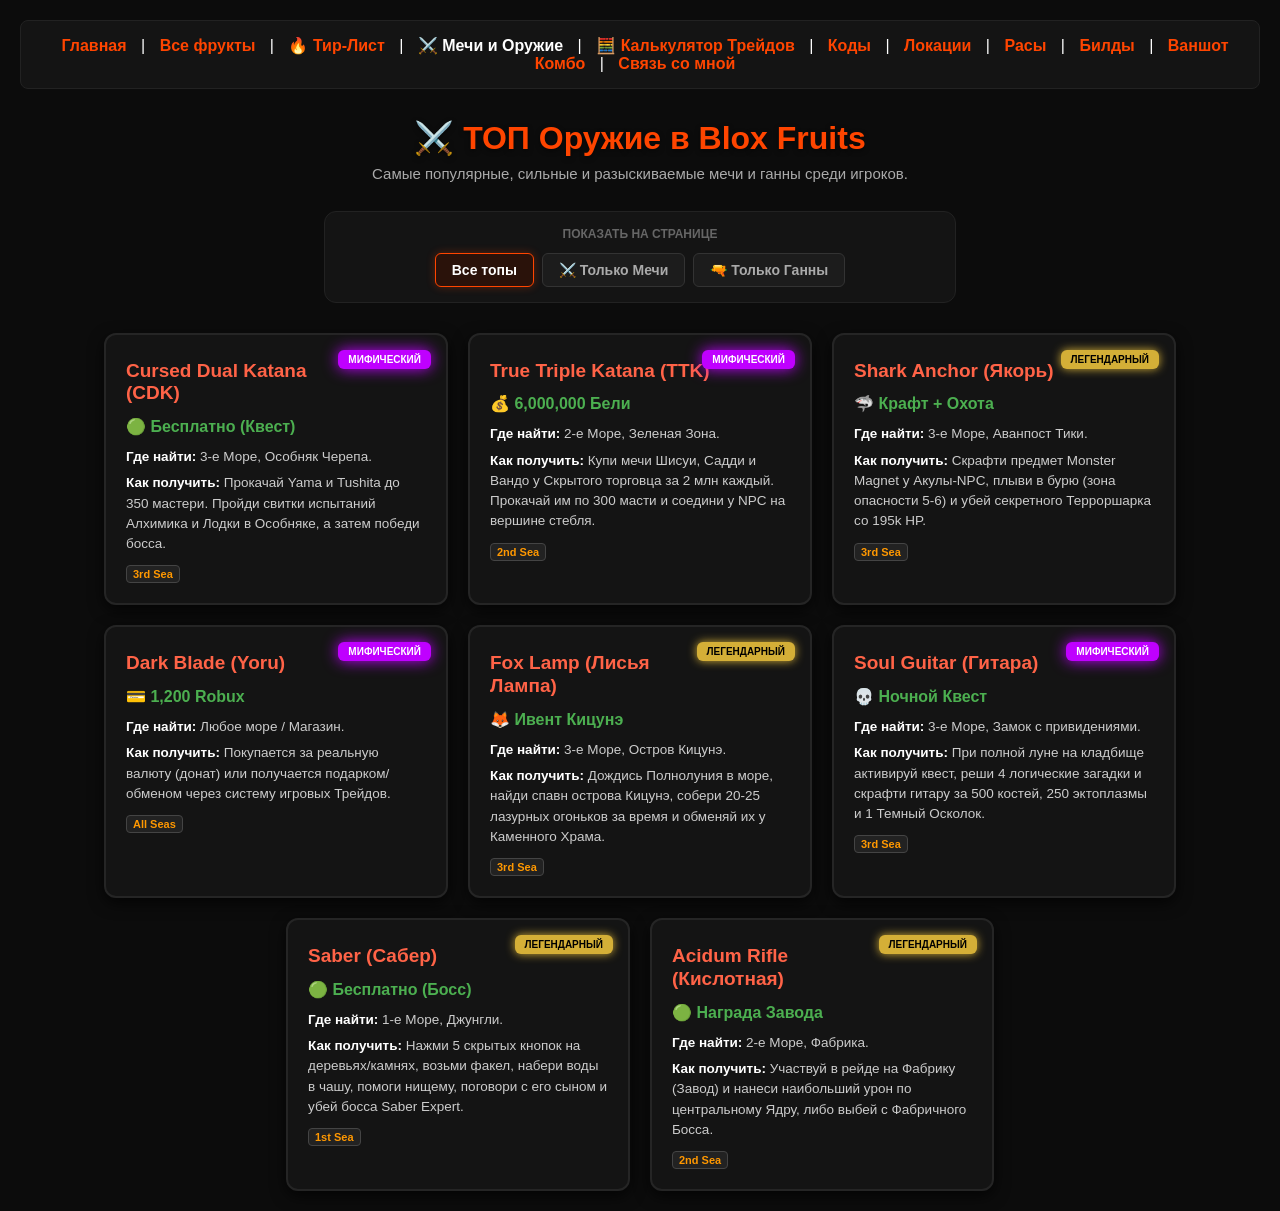
<file: swords.html>
<!DOCTYPE html>
<html lang="ru">
<head>
    <meta charset="UTF-8">
    <meta name="viewport" content="width=device-width, initial-scale=1.0">
    <title>Мечи и Оружие — База Знаний Blox Fruits</title>
    <link rel="icon" type="image/png" href="favicon.png">

    <style>
        body { background: #0c0c0c; color: #fff; font-family: 'Segoe UI', Tahoma, Geneva, Verdana, sans-serif; margin: 0; padding: 20px; text-align: center; }
        nav { background: #141414; padding: 15px; border-radius: 8px; border: 1px solid #222; margin-bottom: 30px; }
        nav a { color: #ff4500; text-decoration: none; font-weight: bold; margin: 0 10px; transition: 0.3s; }
        nav a:hover { color: #fff; text-shadow: 0 0 10px #ff4500; }
        h1 { color: #ff4500; text-shadow: 0 2px 5px rgba(0,0,0,0.5); margin-bottom: 5px; }
        .subtitle { color: #aaa; font-size: 15px; margin-bottom: 25px; }
        
        /* Фильтры */
        .filter-section { background: #141414; border: 1px solid #222; border-radius: 12px; padding: 15px; max-width: 600px; margin: 0 auto 30px auto; display: flex; flex-direction: column; gap: 10px; align-items: center; }
        .filter-group { display: flex; flex-wrap: wrap; gap: 8px; justify-content: center; }
        .filter-label { font-size: 12px; color: #666; text-transform: uppercase; font-weight: bold; margin-bottom: 2px; }
        .filter-btn { background: #1c1c1c; border: 1px solid #333; color: #aaa; padding: 8px 16px; font-size: 14px; font-weight: bold; border-radius: 6px; cursor: pointer; transition: 0.3s; }
        .filter-btn:hover, .filter-btn.active { border-color: #ff4500; color: #fff; background: #2a120a; box-shadow: 0 0 8px rgba(255, 69, 0, 0.3); }
        
        /* Карточки */
        .swords-container { display: flex; flex-wrap: wrap; gap: 20px; justify-content: center; max-width: 1200px; margin: 0 auto; }
        .sword-card { background: #141414; border: 2px solid #252525; border-radius: 12px; padding: 20px; width: 300px; text-align: left; position: relative; box-shadow: 0 5px 15px rgba(0,0,0,0.7); transition: transform 0.2s; }
        .sword-card:hover { transform: translateY(-3px); border-color: #ff4500; }
        
        /* Редкость */
        .sword-badge { position: absolute; top: 15px; right: 15px; padding: 4px 10px; border-radius: 6px; font-size: 10px; font-weight: bold; text-transform: uppercase; }
        .legendary .sword-badge { background: #d4af37; color: #000; box-shadow: 0 0 10px #d4af37; }
        .mythical .sword-badge { background: #bf00ff; color: #fff; box-shadow: 0 0 15px #bf00ff; }
        
        h3 { color: #ff6347; margin: 5px 0 10px 0; font-size: 19px; line-height: 1.2; padding-right: 75px; }
        .price { color: #4caf50; font-size: 16px; font-weight: bold; margin: 8px 0; }
        p { font-size: 13.5px; line-height: 1.5; color: #ccc; margin: 6px 0; }
        strong { color: #fff; }
        .sea-tag { display: inline-block; background: #222; border: 1px solid #444; padding: 2px 6px; border-radius: 4px; font-size: 11px; color: #ff9800; font-weight: bold; margin-top: 5px; }
    </style>
</head>
<body>

    <nav>
        <a href="index.html">Главная</a> | 
        <a href="fruits.html">Все фрукты</a> | 
        <a href="tierlist.html">🔥 Тир-Лист</a> | 
        <a href="swords.html" style="color:#fff;">⚔️ Мечи и Оружие</a> | 
        <a href="trade.html">🧮 Калькулятор Трейдов</a> | 
        <a href="codes.html">Коды</a> | 
        <a href="locations.html">Локации</a> | 
        <a href="races.html">Расы</a> | 
        <a href="builds.html">Билды</a> | 
        <a href="combos.html">Ваншот Комбо</a> | 
        <a href="contact.html">Связь со мной</a>
    </nav>

    <h1>⚔️ ТОП Оружие в Blox Fruits</h1>
    <p class="subtitle">Самые популярные, сильные и разыскиваемые мечи и ганны среди игроков.</p>

    <!-- Простой фильтр типа -->
    <div class="filter-section">
        <div class="filter-label">Показать на странице</div>
        <div class="filter-group">
            <button class="filter-btn active" onclick="filterPopular('all')">Все топы</button>
            <button class="filter-btn" onclick="filterPopular('sword')">⚔️ Только Мечи</button>
            <button class="filter-btn" onclick="filterPopular('gun')">🔫 Только Ганны</button>
        </div>
    </div>

    <div class="swords-container">
        
        <!-- Cursed Dual Katana -->
        <div class="sword-card mythical" data-type="sword">
            <div class="sword-badge">Мифический</div>
            <h3>Cursed Dual Katana (CDK)</h3>
            <p class="price">🟢 Бесплатно (Квест)</p>
            <p><strong>Где найти:</strong> 3-е Море, Особняк Черепа.</p>
            <p><strong>Как получить:</strong> Прокачай Yama и Tushita до 350 мастери. Пройди свитки испытаний Алхимика и Лодки в Особняке, а затем победи босса.</p>
            <span class="sea-tag">3rd Sea</span>
        </div>

        <!-- True Triple Katana -->
        <div class="sword-card mythical" data-type="sword">
            <div class="sword-badge">Мифический</div>
            <h3>True Triple Katana (TTK)</h3>
            <p class="price">💰 6,000,000 Бели</p>
            <p><strong>Где найти:</strong> 2-е Море, Зеленая Зона.</p>
            <p><strong>Как получить:</strong> Купи мечи Шисуи, Садди и Вандо у Скрытого торговца за 2 млн каждый. Прокачай им по 300 масти и соедини у NPC на вершине стебля.</p>
            <span class="sea-tag">2nd Sea</span>
        </div>

        <!-- Shark Anchor -->
        <div class="sword-card legendary" data-type="sword">
            <div class="sword-badge">Легендарный</div>
            <h3>Shark Anchor (Якорь)</h3>
            <p class="price">🦈 Крафт + Охота</p>
            <p><strong>Где найти:</strong> 3-е Море, Аванпост Тики.</p>
            <p><strong>Как получить:</strong> Скрафти предмет Monster Magnet у Акулы-NPC, плыви в бурю (зона опасности 5-6) и убей секретного Терроршарка со 195k HP.</p>
            <span class="sea-tag">3rd Sea</span>
        </div>

        <!-- Dark Blade -->
        <div class="sword-card mythical" data-type="sword">
            <div class="sword-badge">Мифический</div>
            <h3>Dark Blade (Yoru)</h3>
            <p class="price">💳 1,200 Robux</p>
            <p><strong>Где найти:</strong> Любое море / Магазин.</p>
            <p><strong>Как получить:</strong> Покупается за реальную валюту (донат) или получается подарком/обменом через систему игровых Трейдов.</p>
            <span class="sea-tag">All Seas</span>
        </div>

        <!-- Fox Lamp -->
        <div class="sword-card legendary" data-type="sword">
            <div class="sword-badge">Легендарный</div>
            <h3>Fox Lamp (Лисья Лампа)</h3>
            <p class="price">🦊 Ивент Кицунэ</p>
            <p><strong>Где найти:</strong> 3-е Море, Остров Кицунэ.</p>
            <p><strong>Как получить:</strong> Дождись Полнолуния в море, найди спавн острова Кицунэ, собери 20-25 лазурных огоньков за время и обменяй их у Каменного Храма.</p>
            <span class="sea-tag">3rd Sea</span>
        </div>

        <!-- Soul Guitar -->
        <div class="sword-card mythical" data-type="gun">
            <div class="sword-badge">Мифический</div>
            <h3>Soul Guitar (Гитара)</h3>
            <p class="price">💀 Ночной Квест</p>
            <p><strong>Где найти:</strong> 3-е Море, Замок с привидениями.</p>
            <p><strong>Как получить:</strong> При полной луне на кладбище активируй квест, реши 4 логические загадки и скрафти гитару за 500 костей, 250 эктоплазмы и 1 Темный Осколок.</p>
            <span class="sea-tag">3rd Sea</span>
        </div>

        <!-- Saber -->
        <div class="sword-card legendary" data-type="sword">
            <div class="sword-badge">Легендарный</div>
            <h3>Saber (Сабер)</h3>
            <p class="price">🟢 Бесплатно (Босс)</p>
            <p><strong>Где найти:</strong> 1-е Море, Джунгли.</p>
            <p><strong>Как получить:</strong> Нажми 5 скрытых кнопок на деревьях/камнях, возьми факел, набери воды в чашу, помоги нищему, поговори с его сыном и убей босса Saber Expert.</p>
            <span class="sea-tag">1st Sea</span>
        </div>

        <!-- Acidum Rifle -->
        <div class="sword-card legendary" data-type="gun">
            <div class="sword-badge">Легендарный</div>
            <h3>Acidum Rifle (Кислотная)</h3>
            <p class="price">🟢 Награда Завода</p>
            <p><strong>Где найти:</strong> 2-е Море, Фабрика.</p>
            <p><strong>Как получить:</strong> Участвуй в рейде на Фабрику (Завод) и нанеси наибольший урон по центральному Ядру, либо выбей с Фабричного Босса.</p>
            <span class="sea-tag">2nd Sea</span>
        </div>

    </div>

    <!-- Быстрый JS фильтр -->
    <script>
        function filterPopular(type) {
            // Смена активного класса на кнопках
            const buttons = document.querySelectorAll('.filter-btn');
            buttons.forEach(btn => btn.classList.remove('active'));
            event.target.classList.add('active');

            // Фильтрация карточек
            const cards = document.querySelectorAll('.sword-card');
            cards.forEach(card => {
                if (type === 'all' || card.getAttribute('data-type') === type) {
                    card.style.display = 'block';
                } else {
                    card.style.display = 'none';
                }
            });
        }
    </script>
</body>
</html>
</file>
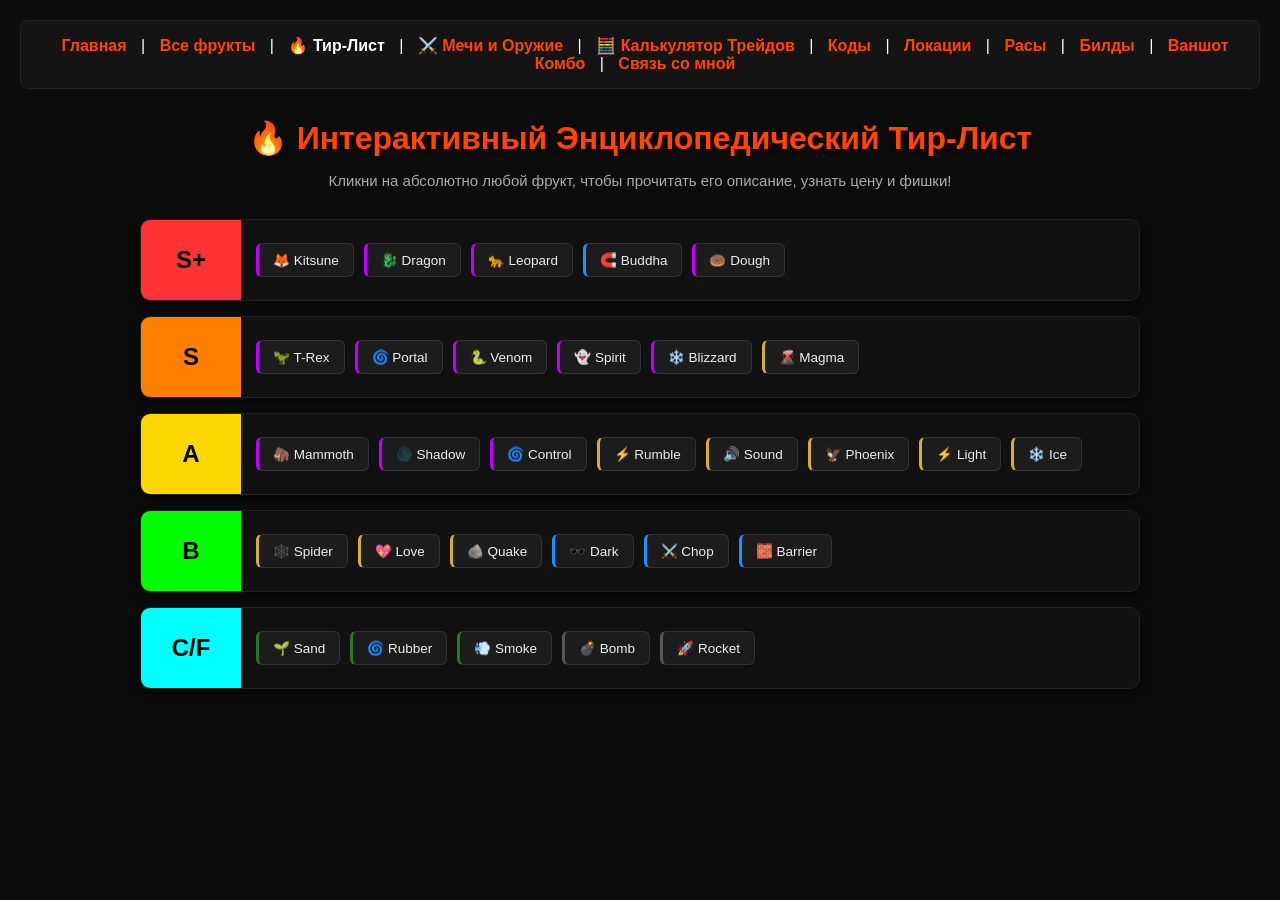
<file: tierlist.html>
<!DOCTYPE html>
<html lang="ru">
<head>
    <meta charset="UTF-8">
    <meta name="viewport" content="width=device-width, initial-scale=1.0">
    <title>🔥 Тир-Лист Фруктов — База Знаний Blox Fruits</title>
    <link rel="icon" type="image/png" href="favicon.png">
    <style>
        body { background: #0c0c0c; color: #fff; font-family: 'Segoe UI', Tahoma, Geneva, Verdana, sans-serif; margin: 0; padding: 20px; text-align: center; }
        nav { background: #141414; padding: 15px; border-radius: 8px; border: 1px solid #222; margin-bottom: 30px; }
        nav a { color: #ff4500; text-decoration: none; font-weight: bold; margin: 0 10px; transition: 0.3s; }
        nav a:hover { color: #fff; text-shadow: 0 0 10px #ff4500; }
        h1 { color: #ff4500; text-shadow: 0 2px 5px rgba(0,0,0,0.5); margin-bottom: 5px; }
        .subtitle { color: #aaa; font-size: 15px; margin-bottom: 30px; }
        
        /* Таблица Тир-Листа */
        .tier-table { max-width: 1000px; margin: 0 auto; display: flex; flex-direction: column; gap: 15px; }
        .tier-row { display: flex; background: #141414; border: 1px solid #222; border-radius: 10px; overflow: hidden; box-shadow: 0 4px 10px rgba(0,0,0,0.5); }
        
        .tier-letter { width: 100px; display: flex; align-items: center; justify-content: center; font-size: 24px; font-weight: bold; color: #000; min-height: 80px; }
        .tier-s-plus { background: #ff3333; }
        .tier-s { background: #ff7f00; }
        .tier-a { background: #ffd700; }
        .tier-b { background: #00ff00; }
        .tier-c { background: #00ffff; }
        
        .tier-content { flex: 1; padding: 15px; display: flex; flex-wrap: wrap; gap: 10px; align-items: center; justify-content: flex-start; background: #111; }
        
        /* Плашка фрукта */
        .fruit-badge { background: #1c1c1c; border: 1px solid #333; padding: 8px 14px; border-radius: 6px; font-size: 13.5px; font-weight: 500; color: #eee; cursor: pointer; transition: 0.2s; position: relative; }
        .fruit-badge:hover { border-color: #ff4500; color: #fff; background: #22110c; transform: translateY(-2px); box-shadow: 0 0 8px rgba(255, 69, 0, 0.4); }
        
        /* Цвета редкости слева */
        .mythical-f { border-left: 3px solid #bf00ff; }
        .legendary-f { border-left: 3px solid #d4af37; }
        .rare-f { border-left: 3px solid #1e90ff; }
        .uncommon-f { border-left: 3px solid #2b752b; }
        .common-f { border-left: 3px solid #555; }

        /* Всплывающее окно (Поп-ап) */
        .modal-overlay { position: fixed; top: 0; left: 0; width: 100%; height: 100%; background: rgba(0, 0, 0, 0.85); display: flex; align-items: center; justify-content: center; z-index: 1000; opacity: 0; pointer-events: none; transition: opacity 0.3s ease; }
        .modal-overlay.active { opacity: 1; pointer-events: auto; }
        
        .modal-card { background: #141414; border: 2px solid #ff4500; border-radius: 12px; padding: 25px; max-width: 450px; width: 90%; text-align: left; box-shadow: 0 0 25px rgba(255, 69, 0, 0.4); transform: scale(0.8); transition: transform 0.3s ease; position: relative; }
        .modal-overlay.active .modal-card { transform: scale(1); }
        
        .modal-close { position: absolute; top: 15px; right: 15px; background: none; border: none; color: #666; font-size: 22px; cursor: pointer; transition: 0.2s; }
        .modal-close:hover { color: #ff4500; }
        
        .modal-title { font-size: 24px; color: #ff4500; margin-top: 0; margin-bottom: 10px; display: flex; align-items: center; gap: 10px; }
        .modal-rarity { display: inline-block; font-size: 11px; font-weight: bold; text-transform: uppercase; padding: 3px 8px; border-radius: 4px; margin-bottom: 15px; }
        .modal-text { font-size: 14px; line-height: 1.6; color: #ccc; margin: 10px 0; }
        .modal-text strong { color: #fff; }
    </style>
</head>
<body>

    <nav>
        <a href="index.html">Главная</a> | 
        <a href="fruits.html">Все фрукты</a> | 
        <a href="tierlist.html" style="color:#fff;">🔥 Тир-Лист</a> | 
        <a href="swords.html">⚔️ Мечи и Оружие</a> | 
        <a href="trade.html">🧮 Калькулятор Трейдов</a> | 
        <a href="codes.html">Коды</a> | 
        <a href="locations.html">Локации</a> | 
        <a href="races.html">Расы</a> | 
        <a href="builds.html">Билды</a> | 
        <a href="combos.html">Ваншот Комбо</a> | 
        <a href="contact.html">Связь со мной</a>
    </nav>

    <h1>🔥 Интерактивный Энциклопедический Тир-Лист</h1>
    <p class="subtitle">Кликни на абсолютно любой фрукт, чтобы прочитать его описание, узнать цену и фишки!</p>

    <div class="tier-table">
        <!-- TIER S+ -->
        <div class="tier-row">
            <div class="tier-letter tier-s-plus">S+</div>
            <div class="tier-content">
                <div class="fruit-badge mythical-f" onclick="showFruit('kitsune')">🦊 Kitsune</div>
                <div class="fruit-badge mythical-f" onclick="showFruit('dragon')">🐉 Dragon</div>
                <div class="fruit-badge mythical-f" onclick="showFruit('leopard')">🐆 Leopard</div>
                <div class="fruit-badge rare-f" onclick="showFruit('buddha')">🧲 Buddha</div>
                <div class="fruit-badge mythical-f" onclick="showFruit('dough')">🍩 Dough</div>
            </div>
        </div>

        <!-- TIER S -->
        <div class="tier-row">
            <div class="tier-letter tier-s">S</div>
            <div class="tier-content">
                <div class="fruit-badge mythical-f" onclick="showFruit('trex')">🦖 T-Rex</div>
                <div class="fruit-badge mythical-f" onclick="showFruit('portal')">🌀 Portal</div>
                <div class="fruit-badge mythical-f" onclick="showFruit('venom')">🐍 Venom</div>
                <div class="fruit-badge mythical-f" onclick="showFruit('spirit')">👻 Spirit</div>
                <div class="fruit-badge mythical-f" onclick="showFruit('blizzard')">❄️ Blizzard</div>
                <div class="fruit-badge legendary-f" onclick="showFruit('magma')">🌋 Magma</div>
            </div>
        </div>
        <!-- TIER A -->
        <div class="tier-row">
            <div class="tier-letter tier-a">A</div>
            <div class="tier-content">
                <div class="fruit-badge mythical-f" onclick="showFruit('mammoth')">🦣 Mammoth</div>
                <div class="fruit-badge mythical-f" onclick="showFruit('shadow')">🌑 Shadow</div>
                <div class="fruit-badge mythical-f" onclick="showFruit('control')">🌀 Control</div>
                <div class="fruit-badge legendary-f" onclick="showFruit('rumble')">⚡ Rumble</div>
                <div class="fruit-badge legendary-f" onclick="showFruit('sound')">🔊 Sound</div>
                <div class="fruit-badge legendary-f" onclick="showFruit('phoenix')">🦅 Phoenix</div>
                <div class="fruit-badge legendary-f" onclick="showFruit('light')">⚡ Light</div>
                <div class="fruit-badge legendary-f" onclick="showFruit('ice')">❄️ Ice</div>
            </div>
        </div>

        <!-- TIER B -->
        <div class="tier-row">
            <div class="tier-letter tier-b">B</div>
            <div class="tier-content">
                <div class="fruit-badge legendary-f" onclick="showFruit('spider')">🕸️ Spider</div>
                <div class="fruit-badge legendary-f" onclick="showFruit('love')">💖 Love</div>
                <div class="fruit-badge legendary-f" onclick="showFruit('quake')">🪨 Quake</div>
                <div class="fruit-badge rare-f" onclick="showFruit('dark')">🕶️ Dark</div>
                <div class="fruit-badge rare-f" onclick="showFruit('chop')">⚔️ Chop</div>
                <div class="fruit-badge rare-f" onclick="showFruit('barrier')">🧱 Barrier</div>
            </div>
        </div>

        <!-- TIER C/F -->
        <div class="tier-row">
            <div class="tier-letter tier-c">C/F</div>
            <div class="tier-content">
                <div class="fruit-badge uncommon-f" onclick="showFruit('sand')">🌱 Sand</div>
                <div class="fruit-badge uncommon-f" onclick="showFruit('rubber')">🌀 Rubber</div>
                <div class="fruit-badge uncommon-f" onclick="showFruit('smoke')">💨 Smoke</div>
                <div class="fruit-badge common-f" onclick="showFruit('bomb')">💣 Bomb</div>
                <div class="fruit-badge common-f" onclick="showFruit('rocket')">🚀 Rocket</div>
            </div>
        </div>
    </div> <!-- Конец таблицы -->

    <!-- ОКНО МОДАЛКИ (ПОП-АП) -->
    <div class="modal-overlay" id="fruit-modal" onclick="closeModal(event)">
        <div class="modal-card">
            <button class="modal-close" onclick="document.getElementById('fruit-modal').classList.remove('active')">×</button>
            <h2 class="modal-title" id="m-name">Название фрукта</h2>
            <div id="m-rarity" class="modal-rarity">Редкость</div>
            <p class="modal-text"><strong>Цена у Дилера:</strong> <span id="m-price" style="color: #4caf50;">0</span></p>
            <p class="modal-text"><strong>Для чего хорош:</strong> <span id="m-best">Загрузка...</span></p>
            <p class="modal-text"><strong>Описание и фишки:</strong> <span id="m-desc">Загрузка...</span></p>
        </div>
    </div>

    <!-- ДАННЫЕ О ФРУКТАХ (ЧАСТЬ 3) -->
    <script>
        // Создаем глобальный объект базы знаний
        const infoDatabase = {
            kitsune: {
                name: "🦊 Kitsune (Кицунэ)",
                rarity: "Мифический",
                color: "#bf00ff",
                price: "8,000,000 Бели / 4,000 Robux",
                best: "ПВП, Скорость движения, Трейды",
                desc: "Самый дорогой фрукт. При трансформации дает безумную скорость, из-за чего по вам практически невозможно попасть. Идеален для спама атак."
            },
            dragon: {
                name: "🐉 Dragon (Дракон)",
                rarity: "Мифический",
                color: "#bf00ff",
                price: "Временно бесценен (Ожидает реворк)",
                best: "ПВП, Массовые битвы, Спам урон",
                desc: "Король ПВП. Обладает огромным встроенным снижением входящего урона и колоссальным радиусом атак в форме Дракона. Очень высоко ценится игроками."
            },
            leopard: {
                name: "🐆 Leopard (Леопард)",
                rarity: "Мифический",
                color: "#bf00ff",
                price: "5,000,000 Бели",
                best: "Быстрое ближнее ПВП, Комбо",
                desc: "Фрукт для яростного ближнего боя. В форме зверя все атаки становятся невероятно быстрыми и автоматически ломают вражеский инстинкт."
            },
            buddha: {
                name: "🧲 Buddha (Будда)",
                rarity: "Редкий",
                color: "#1e90ff",
                price: "1,200,000 Бели",
                best: "Абсолютный Топ-1 для Фарма, Рейды, Боссы",
                desc: "Лучший фрукт для прокачки. Делает вас гигантом, увеличивает дальность ударов мечами или стилями боя и срезает 40% входящего урона на V2."
            },
            dough: {
                name: "🍩 Dough (Тесто)",
                rarity: "Мифический",
                color: "#bf00ff",
                price: "2,800,000 Бели",
                best: "Ваншот Комбо, Жесткий ПВП контроль",
                desc: "После пробуждения (V2) становится грозой ПВП. Почти каждый скилл притягивает, оглушает и связывает врага, позволяя выдать смертельное комбо."
            },
            trex: {
                name: "🦖 T-Rex (Тирекс)",
                rarity: "Мифический",
                color: "#bf00ff",
                price: "2,700,000 Бели",
                best: "Фарм боссов, ПВП комбо",
                desc: "Обладает мощной механикой хищных меток и постоянного пассивного урона (укус), который тикает и медленно сжигает здоровье врагов."
            },
            portal: {
                name: "🌀 Portal (Портал)",
                rarity: "Мифический",
                color: "#bf00ff",
                price: "1,900,000 Бели",
                best: "Телепортация, Охота за Bounty, ПВП",
                desc: "Главный фрукт для быстрого перемещения. Позволяет мгновенно открывать порталы на любой остров и прятаться в невидимое карманное измерение."
            },
            venom: {
                name: "🐍 Venom (Веном)",
                rarity: "Мифический",
                color: "#bf00ff",
                price: "3,000,000 Бели",
                best: "Зачистка толп мобов, ПВП спам",
                desc: "Создает токсичные ядовитые лужи. Враги, стоящие в них, стремительно теряют здоровье, даже если они заблокировали атаку волей."
            },
            spirit: {
                name: "👻 Spirit (Спирит)",
                rarity: "Мифический",
                color: "#bf00ff",
                price: "3,400,000 Бели",
                best: "ПВП, Призыв помощников, Огромный урон",
                desc: "Позволяет собирать души духов (ангелов и демонов) прямо во время боя. Дает мощные баффы на хил, скорость или наносит массовый урон."
            },
            blizzard: {
                name: "❄️ Blizzard (Близзард)",
                rarity: "Мифический",
                color: "#bf00ff",
                price: "2,400,000 Бели",
                best: "Фарм Фабрики, Рейды, Зачистка зон",
                desc: "Создает огромную снежную бурю, которая затягивает мобов в центр и наносит непрерывный урон. Идеально для массовых активностей."
            },
            magma: {
                name: "🌋 Magma (Магма)",
                rarity: "Легендарный",
                color: "#d4af37",
                price: "850,000 Бели",
                best: "Убийство Сибистов (Sea Beasts), Фарм денег",
                desc: "Фрукт с самым высоким чистым уроном в игре. На V2 дает пассивную способность ходить по воде, не теряя ХП, что незаменимо в море."
            },
            mammoth: {
                name: "🦣 Mammoth (Мамонт)",
                rarity: "Мифический",
                color: "#bf00ff",
                price: "2,700,000 Бели",
                best: "Фарм, Танкование, Рейды",
                desc: "Обладает огромной защитой. Его главная фишка — способность бесконечного тарана при зажатии одной кнопки, сносящая всё на пути."
            },
            shadow: {
                name: "🌑 Shadow (Шедоу)",
                rarity: "Мифический",
                color: "#bf00ff",
                price: "2,900,000 Бели",
                best: "ПВП комбо, Кража здоровья",
                desc: "Накапливает шкалу Умбры. Имеет отличный вампиризм (восстанавливает вам ХП за счет урона врагам) и сильное ночное ПВП-оглушение."
            },
            control: {
                name: "🌀 Control (Контроль)",
                rarity: "Мифический",
                color: "#bf00ff",
                price: "3,200,000 Бели",
                best: "ПВП развлечения, Броски зданий",
                desc: "Создает огромную зону (Room), внутри которой вы можете телепортировать врагов, резать их корабли и швыряться кусками зданий."
            },
            rumble: {
                name: "⚡ Rumble (Рамбл)",
                rarity: "Легендарный",
                color: "#d4af37",
                price: "2,100,000 Бели",
                best: "ПВП комбо для Мечников, Стан",
                desc: "Дает игроку 3 мгновенных рывка-телепорта. Огромные зоны поражения молниями идеально подходят для долгого оглушения целей."
            },
            sound: {
                name: "🔊 Sound (Звук)",
                rarity: "Легендарный",
                color: "#d4af37",
                price: "1,900,000 Бели",
                best: "Бафф тимейтов, Постоянный урон",
                desc: "Генерирует звуковые волны и заполняет шкалу симфонии. Дает щиты и баффы на скорость для вас и всех союзников поблизости."
            },
            phoenix: {
                name: "🦅 Phoenix (Феникс)",
                rarity: "Легендарный",
                color: "#d4af37",
                price: "1,800,000 Бели",
                best: "Бесконечный Хил, Рейды",
                desc: "Позволяет превращаться в синюю птицу. Обладает самым мощным регеном здоровья в игре, способным лечить даже ваших друзей."
            },
            light: {
                name: "⚡ Light (Свет)",
                rarity: "Легендарный",
                color: "#d4af37",
                price: "650,000 Бели",
                best: "Фарм в 1-м Море, Быстрый полет",
                desc: "Лучший стартовый выбор. Дает встроенный световой меч для фарма мобов без использования энергии и самый быстрый полет в игре."
            },
            ice: {
                name: "❄️ Ice (Лед)",
                rarity: "Легендарный",
                color: "#d4af37",
                price: "350,000 Бели",
                best: "Заморозка, ПВП базы",
                desc: "Замораживает воду под ногами, спасая от утопления. Скиллы намертво ступорят цель, давая идеальное время для атаки мечом."
            },
            spider: {
                name: "🕸️ Spider (Спайдер)",
                rarity: "Легендарный",
                color: "#d4af37",
                price: "1,500,000 Бели",
                best: "Снайперские ПВП атаки, Полет",
                desc: "Бывший ник String. На V2 превращается в паутину с огромной дальностью захвата. Требует хорошего прицеливания, но бьет очень больно."
            },
            love: {
                name: "💖 Love (Лав)",
                rarity: "Легендарный",
                color: "#d4af37",
                price: "1,300,000 Бели",
                best: "Фарм на безопасной высоте, Полет",
                desc: "Позволяет летать на огромном розовом фламинго и призывать NPC-помощника (лучшего друга), который отвлекает агрессию мобов на себя."
            },
            quake: {
                name: "🪨 Quake (Квейк)",
                rarity: "Легендарный",
                color: "#d4af37",
                price: "1,000,000 Бели",
                best: "Разлом экрана, ПВП контроль",
                desc: "Каждый скилл сотрясает воздух и создает мощные ударные волны. Обладает огромным отталкиванием врагов, сбивая им любые комбо."
            },
            dark: {
                name: "🕶️ Dark (Тьма)",
                rarity: "Редкий",
                color: "#1e90ff",
                price: "500,000 Бели",
                best: "ПВП Оглушение, Комбо с мечами",
                desc: "Используется ради огромной черной дыры (скилл на V2), которая стягивает всех противников в одну точку и надолго лишает их возможности двигаться."
            },
            chop: {
                name: "⚔️ Chop (Чоп)",
                rarity: "Редкий",
                color: "#1e90ff",
                price: "30,000 Бели",
                best: "Контр-пик против Мечников в ПВП",
                desc: "Имба против игроков с мечами. Дает вам полный пассивный иммунитет к любым разрезам и ударам клинков (CDK, TTK, Dark Blade вас не ранят)."
            },
            barrier: {
                name: "🧱 Barrier (Барьер)",
                rarity: "Редкий",
                color: "#1e90ff",
                price: "290,000 Бели",
                best: "Троллинг, Блокировка проходов",
                desc: "Позволяет спавнить стеклянные лестницы, барьеры и башни. Можно зажимать боссов в текстурах или закрывать проходы другим игрокам."
            },
            sand: {
                name: "🌱 Sand (Песок)",
                rarity: "Необычный",
                color: "#2b752b",
                price: "420,000 Бели",
                best: "ПВП комбо на суше, оглушение",
                desc: "Имеет очень долгое оглушение на кнопке пустынного урагана. Главный минус — вы получаете удвоенный урон, если стоите в воде."
            },
            rubber: {
                name: "🌀 Rubber (Резина)",
                rarity: "Необычный",
                color: "#2b752b",
                price: "250,000 Бели",
                best: "Иммунитет к молниям (Рамблу)",
                desc: "Фрукт Луффи из аниме. Полностью игнорирует любой урон электричеством, что делает вас неуязвимым к пушкам молний и фрукту Rumble."
            },
            smoke: {
                name: "💨 Smoke (Дым)",
                rarity: "Необычный",
                color: "#2b752b",
                price: "100,000 Бели",
                best: "Дешевый фарм в 1-м Море, Полет с уроном",
                desc: "Самый дешевый Логия-фрукт. Мобы низкого уровня не могут нанести вам урон обычными ударами. Имеет удобный и дешевый по энергии полет."
            },
            bomb: {
                name: "💣 Bomb (Бомба)",
                rarity: "Обычный",
                color: "#555",
                price: "85,000 Бели",
                best: "Начальные взрывы, фарм толп мобов",
                desc: "Позволяет взрывать самого себя или копить огромный ядерный взрыв. Наносит неплохой урон для своей копеечной цены на старте."
            },
            rocket: {
                name: "🚀 Rocket (Ракета)",
                rarity: "Обычный",
                color: "#555",
                price: "5,000 Бели",
                best: "Самый первый старт, полет",
                desc: "Заменил собой старый фрукт Kilo. Дает слабый урон и полет на ракете. Нужен только если вы только зашли в игру и у вас вообще ничего нет."
            }
        }; // База данных полностью закрыта без ошибок!

        // Функция открытия модалки — СТРОГО СОВПАДАЕТ С КНОПКАМИ ONCLICK
        function showFruit(id) {
            const fruit = infoDatabase[id];
            if (!fruit) return;

            document.getElementById('m-name').textContent = fruit.name;
            document.getElementById('m-price').textContent = fruit.price;
            document.getElementById('m-best').textContent = fruit.best;
            document.getElementById('m-desc').textContent = fruit.desc;
            
            const rarityBadge = document.getElementById('m-rarity');
            rarityBadge.textContent = fruit.rarity;
            rarityBadge.style.background = fruit.color;
            rarityBadge.style.color = (fruit.color === "#d4af37") ? "#000" : "#fff"; 

            document.getElementById('fruit-modal').classList.add('active');
        }

        // Функция закрытия при клике на темный фон вокруг карточки
        function closeModal(event) {
            if (event.target.id === 'fruit-modal') {
                document.getElementById('fruit-modal').classList.remove('active');
            }
        }
    </script>
</body>
</html>
</file>
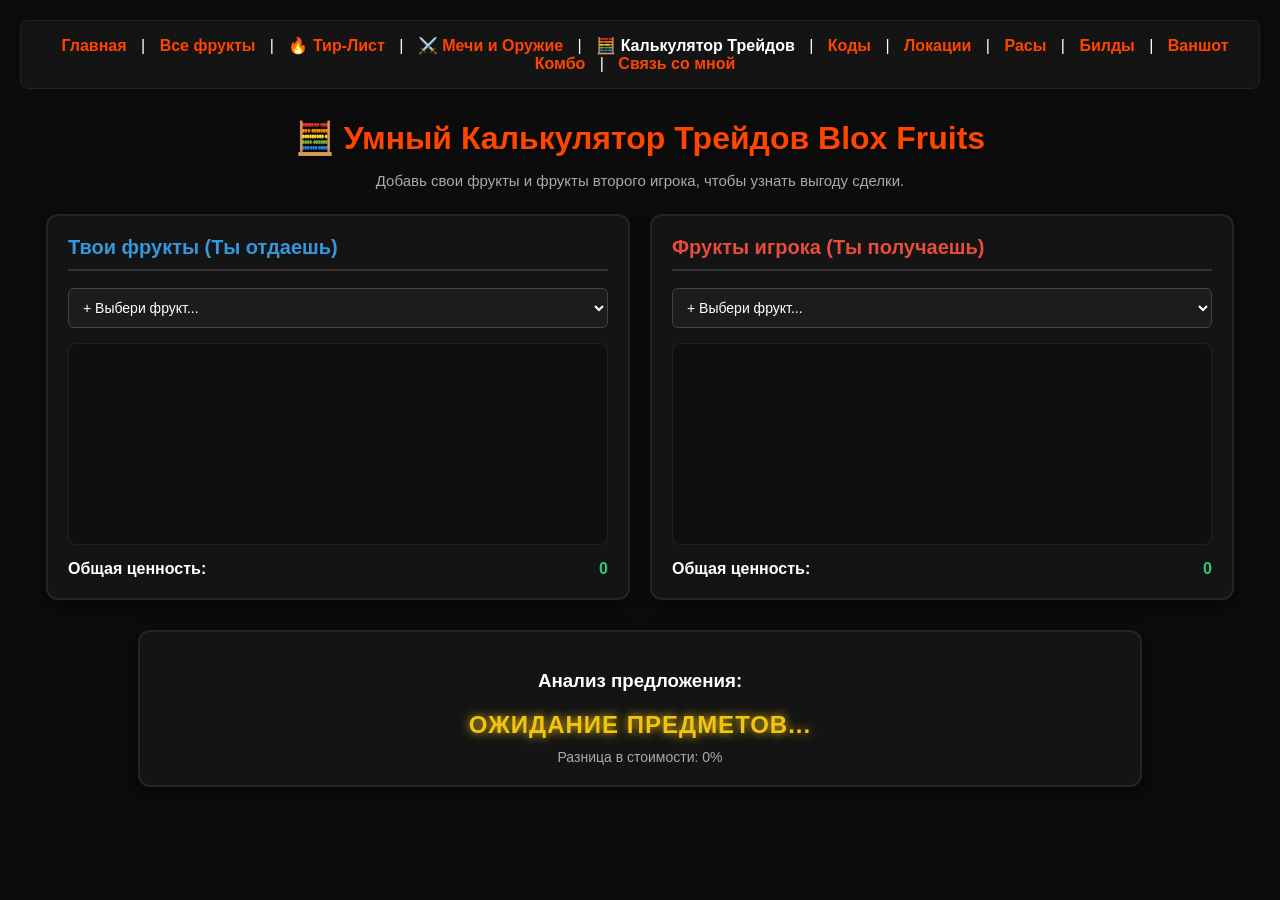
<file: trade.html>
<!DOCTYPE html>
<html lang="ru">
<head>
    <meta charset="UTF-8">
    <meta name="viewport" content="width=device-width, initial-scale=1.0">
    <title>🧮 Калькулятор Трейдов — База Знаний Blox Fruits</title>
    <link rel="icon" type="image/png" href="favicon.png">
    <style>
        body { background: #0c0c0c; color: #fff; font-family: 'Segoe UI', Tahoma, Geneva, Verdana, sans-serif; margin: 0; padding: 20px; text-align: center; }
        nav { background: #141414; padding: 15px; border-radius: 8px; border: 1px solid #222; margin-bottom: 30px; }
        nav a { color: #ff4500; text-decoration: none; font-weight: bold; margin: 0 10px; transition: 0.3s; }
        nav a:hover { color: #fff; text-shadow: 0 0 10px #ff4500; }
        h1 { color: #ff4500; text-shadow: 0 2px 5px rgba(0,0,0,0.5); margin-bottom: 5px; }
        .subtitle { color: #aaa; font-size: 15px; margin-bottom: 25px; }

        .trade-container { display: flex; max-width: 1200px; margin: 0 auto; gap: 20px; justify-content: center; flex-wrap: wrap; }
        .trade-side { background: #141414; border: 2px solid #252525; border-radius: 12px; padding: 20px; width: 45%; min-width: 320px; text-align: left; box-shadow: 0 5px 15px rgba(0,0,0,0.5); }
        .trade-side h2 { margin-top: 0; border-bottom: 2px solid #333; padding-bottom: 10px; font-size: 20px; }
        .my-side h2 { color: #3498db; }
        .their-side h2 { color: #e74c3c; }

        .fruit-select { width: 100%; background: #1c1c1c; border: 1px solid #444; color: #fff; padding: 10px; border-radius: 6px; font-size: 14px; margin-bottom: 15px; cursor: pointer; }
        .selected-list { min-height: 180px; background: #0f0f0f; border: 1px solid #222; border-radius: 8px; padding: 10px; display: flex; flex-direction: column; gap: 8px; }
        .selected-item { display: flex; justify-content: space-between; align-items: center; background: #181818; padding: 8px 12px; border-radius: 6px; border-left: 4px solid #555; }
        .remove-btn { background: none; border: none; color: #ff4d4d; font-weight: bold; cursor: pointer; font-size: 16px; margin-left: 10px; }

        .total-box { margin-top: 15px; font-size: 16px; font-weight: bold; display: flex; justify-content: space-between; }
        .total-val { color: #2ecc71; }

        .result-panel { max-width: 960px; margin: 30px auto 0 auto; background: #141414; border: 2px solid #252525; border-radius: 12px; padding: 20px; box-shadow: 0 5px 15px rgba(0,0,0,0.7); }
        .verdict-text { font-size: 24px; font-weight: bold; text-transform: uppercase; letter-spacing: 1px; margin: 10px 0; }
        .win { color: #2ecc71; text-shadow: 0 0 10px #2ecc71; }
        .loss { color: #e74c3c; text-shadow: 0 0 10px #e74c3c; }
        .fair { color: #f1c40f; text-shadow: 0 0 10px #f1c40f; }
        .difference { color: #aaa; font-size: 14px; }
    </style>
</head>
<body>

    <nav>
        <a href="index.html">Главная</a> | 
        <a href="fruits.html">Все фрукты</a> | 
        <a href="tierlist.html">🔥 Тир-Лист</a> | 
        <a href="swords.html">⚔️ Мечи и Оружие</a> | 
        <a href="trade.html" style="color:#fff;">🧮 Калькулятор Трейдов</a> | 
        <a href="codes.html">Коды</a> | 
        <a href="locations.html">Локации</a> | 
        <a href="races.html">Расы</a> | 
        <a href="builds.html">Билды</a> | 
        <a href="combos.html">Ваншот Комбо</a> | 
        <a href="contact.html">Связь со мной</a>
    </nav>

    <h1>🧮 Умный Калькулятор Трейдов Blox Fruits</h1>
    <p class="subtitle">Добавь свои фрукты и фрукты второго игрока, чтобы узнать выгоду сделки.</p>

    <div class="trade-container">
        <div class="trade-side my-side">
            <h2>Твои фрукты (Ты отдаешь)</h2>
            <select class="fruit-select" id="my-select" onchange="addFruit('my')">
                <option value="" disabled selected>+ Выбери фрукт...</option>
            </select>
            <div class="selected-list" id="my-list"></div>
            <div class="total-box">
                <span>Общая ценность:</span>
                <span class="total-val" id="my-total">0</span>
            </div>
        </div>

        <div class="trade-side their-side">
            <h2>Фрукты игрока (Ты получаешь)</h2>
            <select class="fruit-select" id="their-select" onchange="addFruit('their')">
                <option value="" disabled selected>+ Выбери фрукт...</option>
            </select>
            <div class="selected-list" id="their-list"></div>
            <div class="total-box">
                <span>Общая ценность:</span>
                <span class="total-val" id="their-total">0</span>
            </div>
        </div>
    </div>

    <div class="result-panel">
        <h3>Анализ предложения:</h3>
        <div class="verdict-text fair" id="trade-verdict">Ожидание предметов...</div>
        <div class="difference" id="trade-diff">Разница в стоимости: 0%</div>
    </div>

    <script>
        const fruitsData = [
            // МИФИЧЕСКИЕ
            { name: "🦊 Kitsune", value: 115000000, color: "#bf00ff" },
            { name: "🐉 Dragon", value: 110000000, color: "#bf00ff" },
            { name: "🐆 Leopard", value: 40000000, color: "#bf00ff" },
            { name: "🍩 Dough", value: 20000000, color: "#bf00ff" },
            { name: "🦖 T-Rex", value: 20000000, color: "#bf00ff" },
            { name: "🦖 Mammoth", value: 12500000, color: "#bf00ff" },
            { name: "👻 Spirit", value: 10000000, color: "#bf00ff" },
            { name: "🐍 Venom", value: 9000000, color: "#bf00ff" },
            { name: "🌀 Control", value: 8000000, color: "#bf00ff" },
            { name: "🌑 Shadow", value: 6000000, color: "#bf00ff" },
            { name: "❄️ Blizzard", value: 5000000, color: "#bf00ff" },
            { name: "🦅 Phoenix", value: 4000000, color: "#bf00ff" },
            { name: " Gravity", value: 2500000, color: "#bf00ff" },
            
            // ЛЕГЕНДАРНЫЕ
            { name: "🧲 Buddha", value: 7000000, color: "#d4af37" },
            { name: "⚡ Portal", value: 6000000, color: "#d4af37" },
            { name: "⚡ Rumble", value: 5000000, color: "#d4af37" },
            { name: "🔊 Sound", value: 4000000, color: "#d4af37" },
            { name: "🌋 Magma (V2)", value: 2000000, color: "#d4af37" },
            { name: "🕸️ Spider", value: 2000000, color: "#d4af37" },
            { name: "🟢 Pain", value: 2000000, color: "#d4af37" },
            { name: "⚡ Light (V2)", value: 1800000, color: "#d4af37" },
            { name: "❄️ Ice (V2)", value: 1500000, color: "#d4af37" },
            { name: "🪨 Quake", value: 1500000, color: "#d4af37" },
            { name: "💖 Love", value: 1500000, color: "#d4af37" },

            // РЕДКИЕ
            { name: "👻 Ghost", value: 300000, color: "#1e90ff" },
            { name: "🧱 Barrier", value: 200000, color: "#1e90ff" },
            { name: "💎 Diamond", value: 250000, color: "#1e90ff" },
            { name: "🌱 Sand", value: 400000, color: "#1e90ff" },
            { name: "⚔️ Chop", value: 150000, color: "#1e90ff" },
            { name: "🕶️ Dark", value: 500000, color: "#1e90ff" },
            { name: "🪶 Falcon", value: 100000, color: "#1e90ff" },
            { name: "🔥 Fire", value: 600000, color: "#1e90ff" },
            { name: "🌱 Light (Обычный)", value: 250000, color: "#1e90ff" },
            { name: "🌱 Rubber", value: 750000, color: "#1e90ff" },

            // НЕОБЫЧНЫЕ И ОБЫЧНЫЕ
            { name: "💨 Smoke", value: 80000, color: "#2b752b" },
            { name: "🔥 Flame", value: 120000, color: "#2b752b" },
            { name: "❄️ Ice (Обычный)", value: 100000, color: "#2b752b" },
            { name: "🎯 Spike", value: 40000, color: "#2b752b" },
            { name: "🚀 Rocket", value: 5000, color: "#555" },
            { name: "🔄 Spin", value: 7000, color: "#555" },
            { name: "🔪 Spring", value: 10000, color: "#555" },
            { name: "💣 Bomb", value: 15000, color: "#555" }
        ];

        function initSelects() {
            const mySelect = document.getElementById('my-select');
            const theirSelect = document.getElementById('their-select');
            
            fruitsData.forEach((fruit, index) => {
                const opt1 = document.createElement('option');
                opt1.value = index;
                opt1.textContent = `${fruit.name} (${fruit.value.toLocaleString()} 💰)`;
                mySelect.appendChild(opt1);

                const opt2 = document.createElement('option');
                opt2.value = index;
                opt2.textContent = `${fruit.name} (${fruit.value.toLocaleString()} 💰)`;
                theirSelect.appendChild(opt2);
            });
        }

        let myActiveFruits = [];
        let theirActiveFruits = [];

        function addFruit(side) {
            const select = document.getElementById(`${side}-select`);
            const fruitIndex = select.value;
            if (fruitIndex === "" || fruitIndex === null) return;

            const fruit = fruitsData[fruitIndex];
            
            if (side === 'my') {
                if (myActiveFruits.length >= 4) { 
                    alert("Нельзя добавить больше 4 фруктов в один трейд!"); 
                    select.value = ""; 
                    return; 
                }
                myActiveFruits.push(fruit);
            } else {
                if (theirActiveFruits.length >= 4) { 
                    alert("Нельзя добавить больше 4 фруктов в один трейд!"); 
                    select.value = ""; 
                    return; 
                }
                theirActiveFruits.push(fruit);
            }

            select.value = "";
            updateUI();
        }

        function removeFruit(side, index) {
            if (side === 'my') {
                myActiveFruits.splice(index, 1);
            } else {
                theirActiveFruits.splice(index, 1);
            }
            updateUI();
        }

        function updateUI() {
            const myListHTML = document.getElementById('my-list');
            const theirListHTML = document.getElementById('their-list');
            
            myListHTML.innerHTML = "";
            theirListHTML.innerHTML = "";

            let myTotal = 0;
            let theirTotal = 0;

            myActiveFruits.forEach((fruit, idx) => {
                myTotal += fruit.value;
                myListHTML.innerHTML += `
                    <div class="selected-item" style="border-left: 4px solid ${fruit.color};">
                        <span>${fruit.name}</span>
                        <span>${fruit.value.toLocaleString()} 💰 <button class="remove-btn" onclick="removeFruit('my', ${idx})">×</button></span>
                    </div>`;
            });

            theirActiveFruits.forEach((fruit, idx) => {
                theirTotal += fruit.value;
                theirListHTML.innerHTML += `
                    <div class="selected-item" style="border-left: 4px solid ${fruit.color};">
                        <span>${fruit.name}</span>
                        <span>${fruit.value.toLocaleString()} 💰 <button class="remove-btn" onclick="removeFruit('their', ${idx})">×</button></span>
                    </div>`;
            });

            document.getElementById('my-total').textContent = myTotal.toLocaleString();
            document.getElementById('their-total').textContent = theirTotal.toLocaleString();

            const verdict = document.getElementById('trade-verdict');
            const diffText = document.getElementById('trade-diff');

            if (myTotal === 0 && theirTotal === 0) {
                verdict.textContent = "Ожидание предметов...";
                verdict.className = "verdict-text fair";
                diffText.textContent = "Разница в стоимости: 0%";
                return;
            }

            if (myTotal === 0 && theirTotal > 0) {
                verdict.textContent = "🔥 Абсолютная Имба (W)";
                verdict.className = "verdict-text win";
                diffText.textContent = "Ты получаешь фрукты бесплатно!";
                return;
            }

            const diffPercent = ((theirTotal - myTotal) / myTotal) * 100;
            diffText.textContent = `Разница стоимости на рынке: ${diffPercent > 0 ? '+' : ''}${diffPercent.toFixed(1)}%`;

            if (diffPercent > 10) {
                verdict.textContent = "🟢 Выгодный Трейд (Win)";
                verdict.className = "verdict-text win";
            } else if (diffPercent < -10) {
                verdict.textContent = "🔴 Убыточный Трейд (Loss)";
                verdict.className = "verdict-text loss";
            } else {
                verdict.textContent = "🟡 Честный Обмен (Fair)";
                verdict.className = "verdict-text fair";
            }
        }

        window.onload = initSelects;
    </script>
</body>
</html>
</file>
